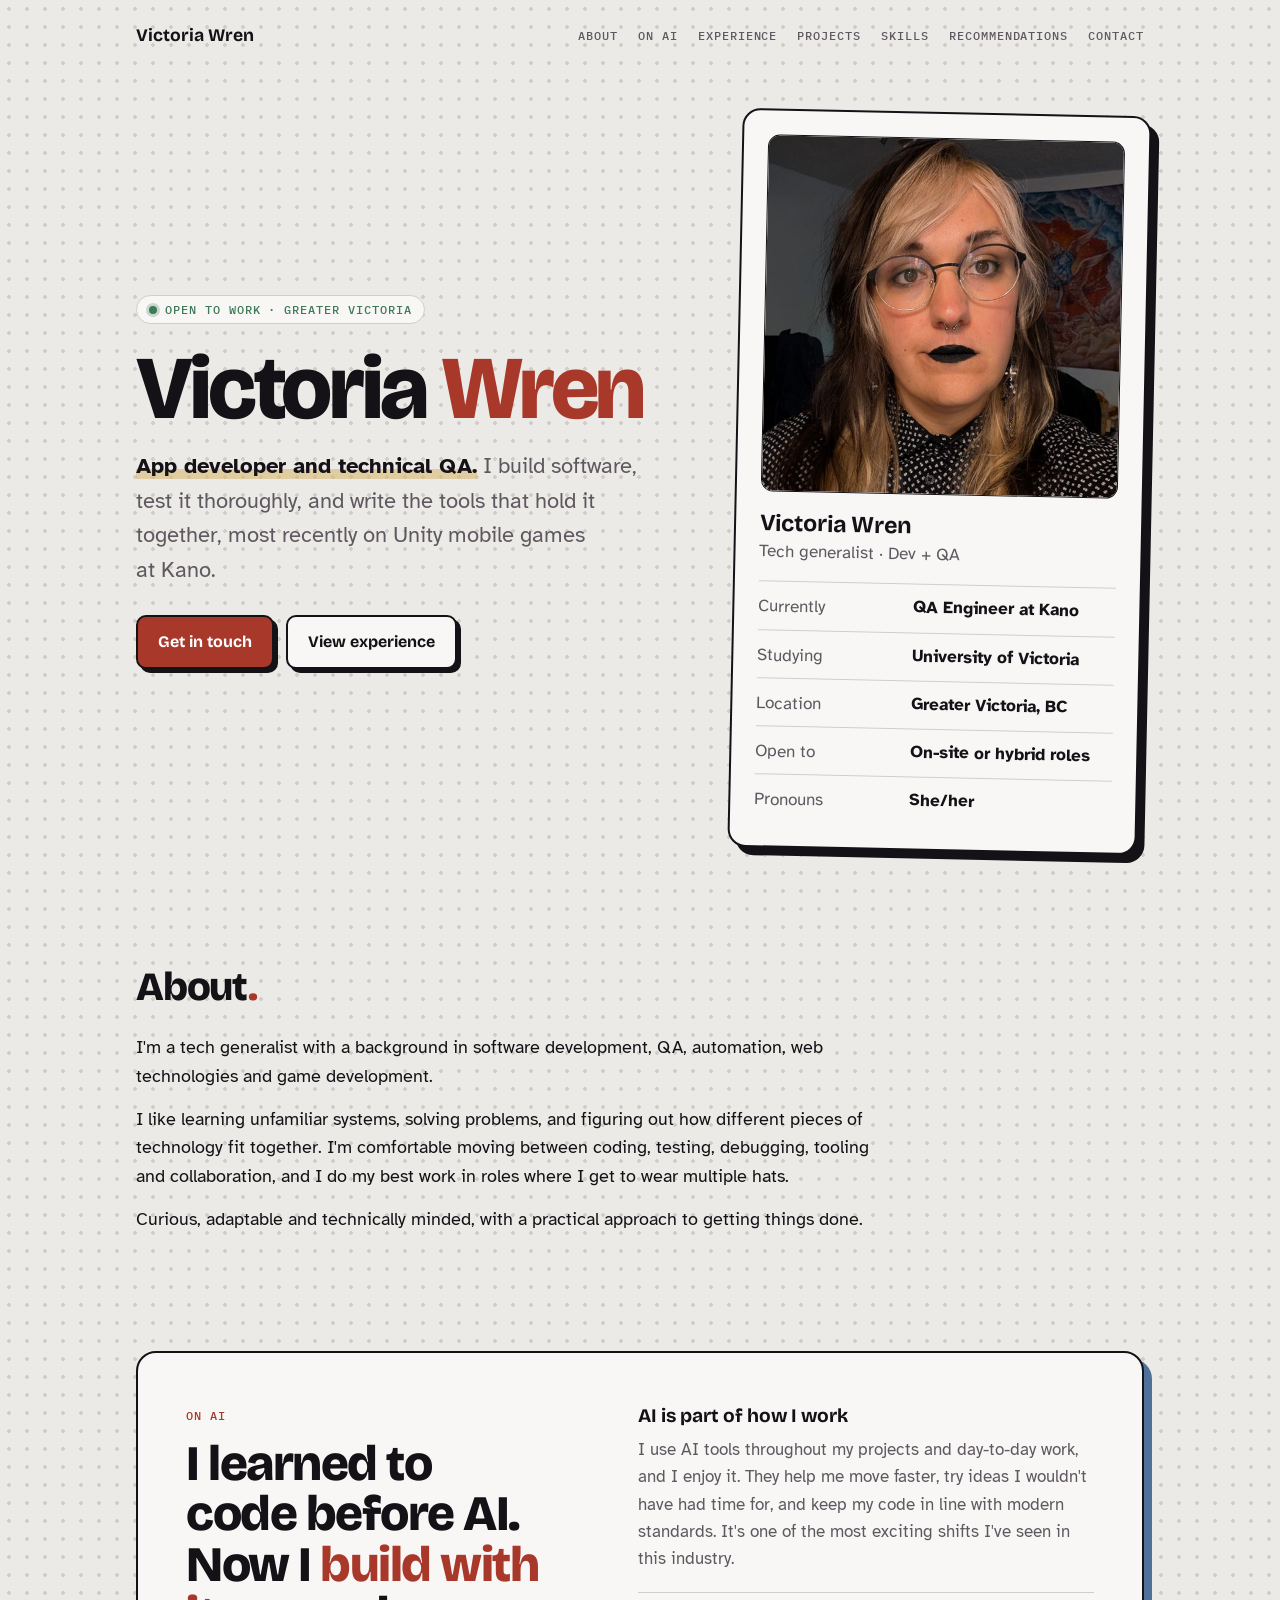
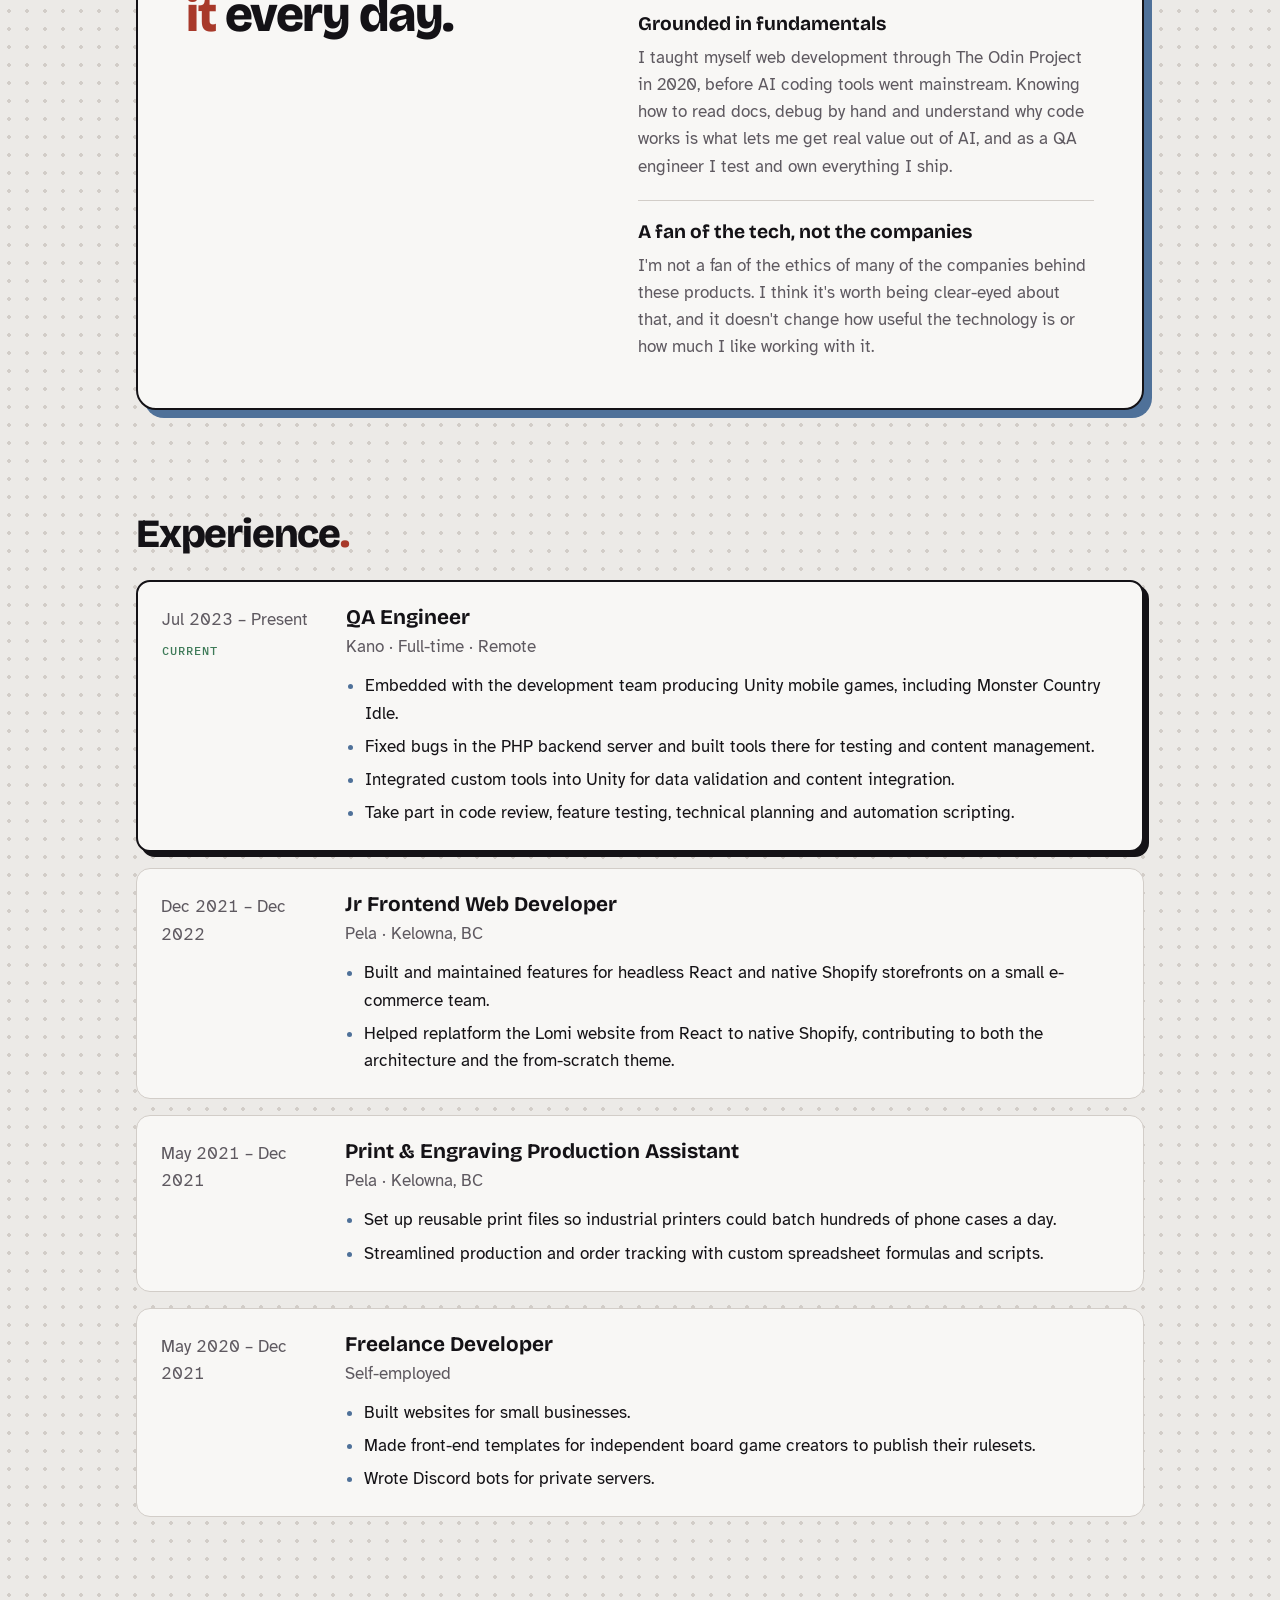
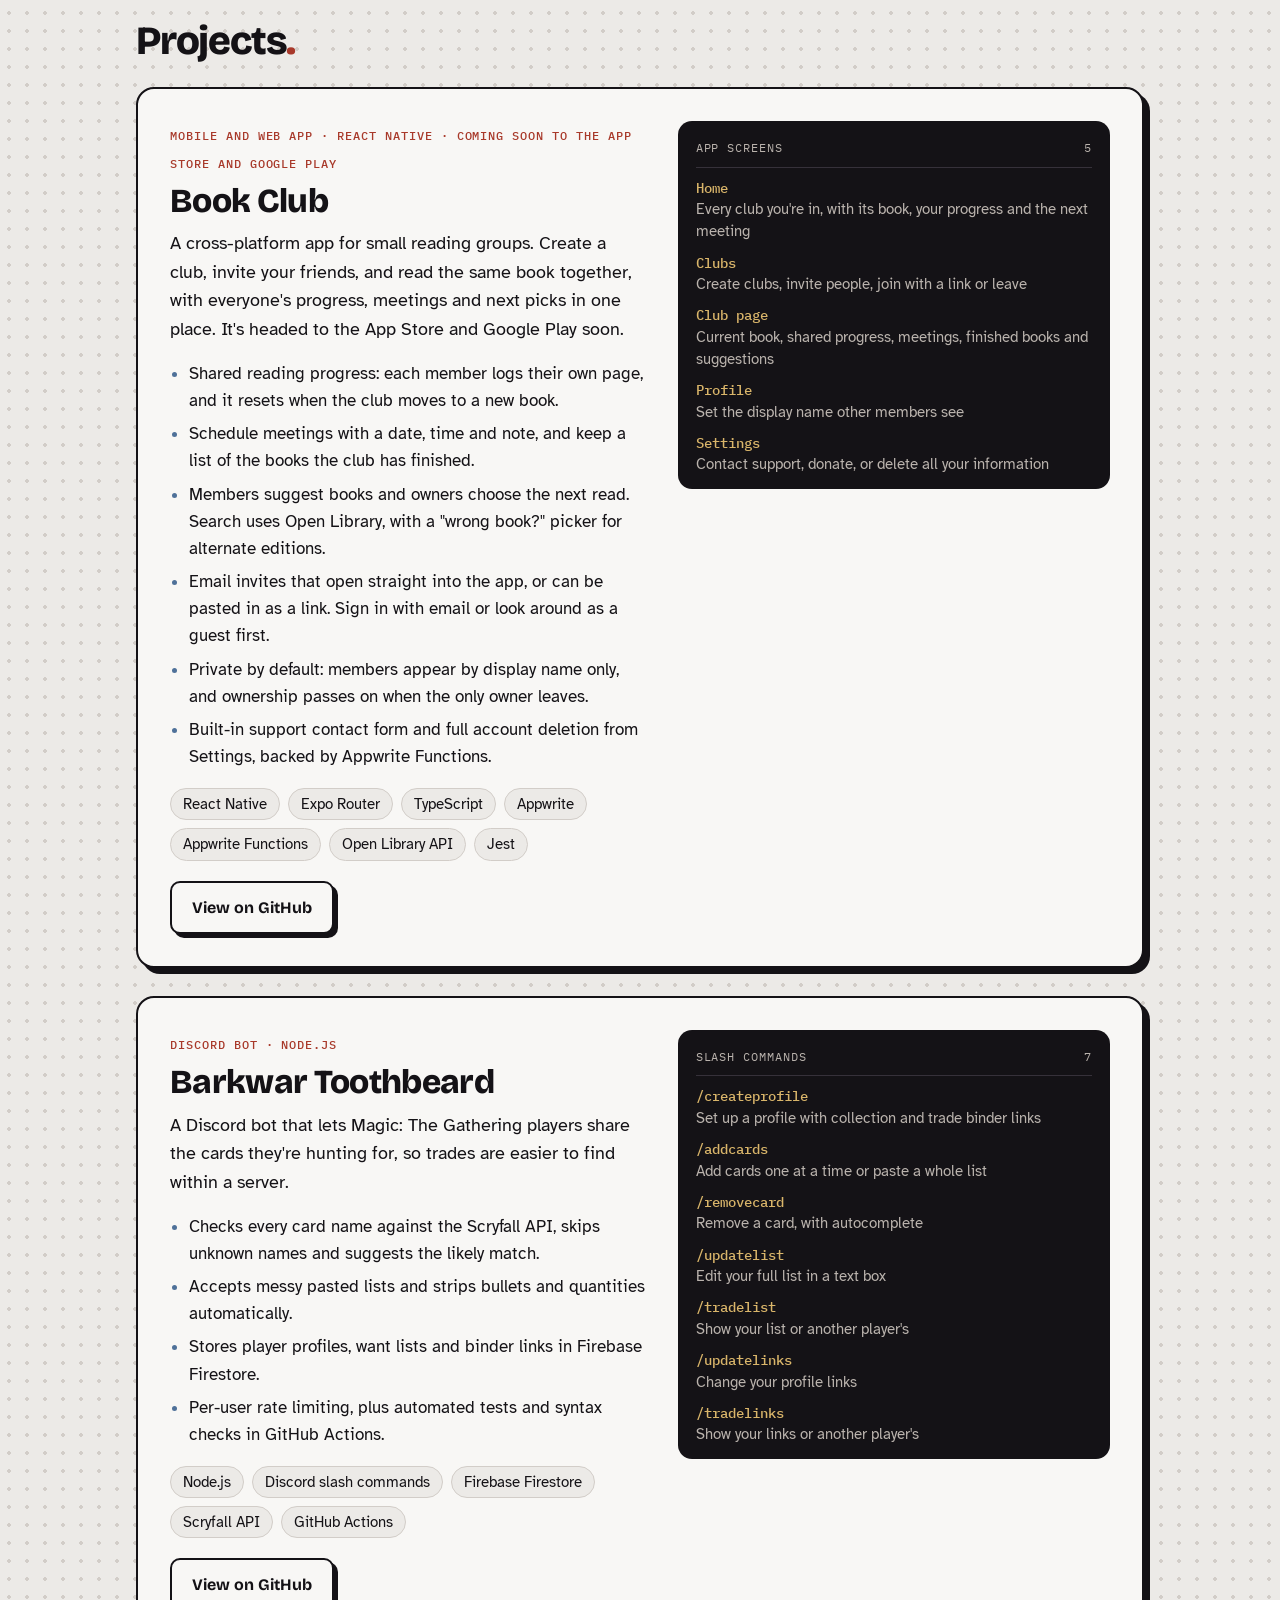
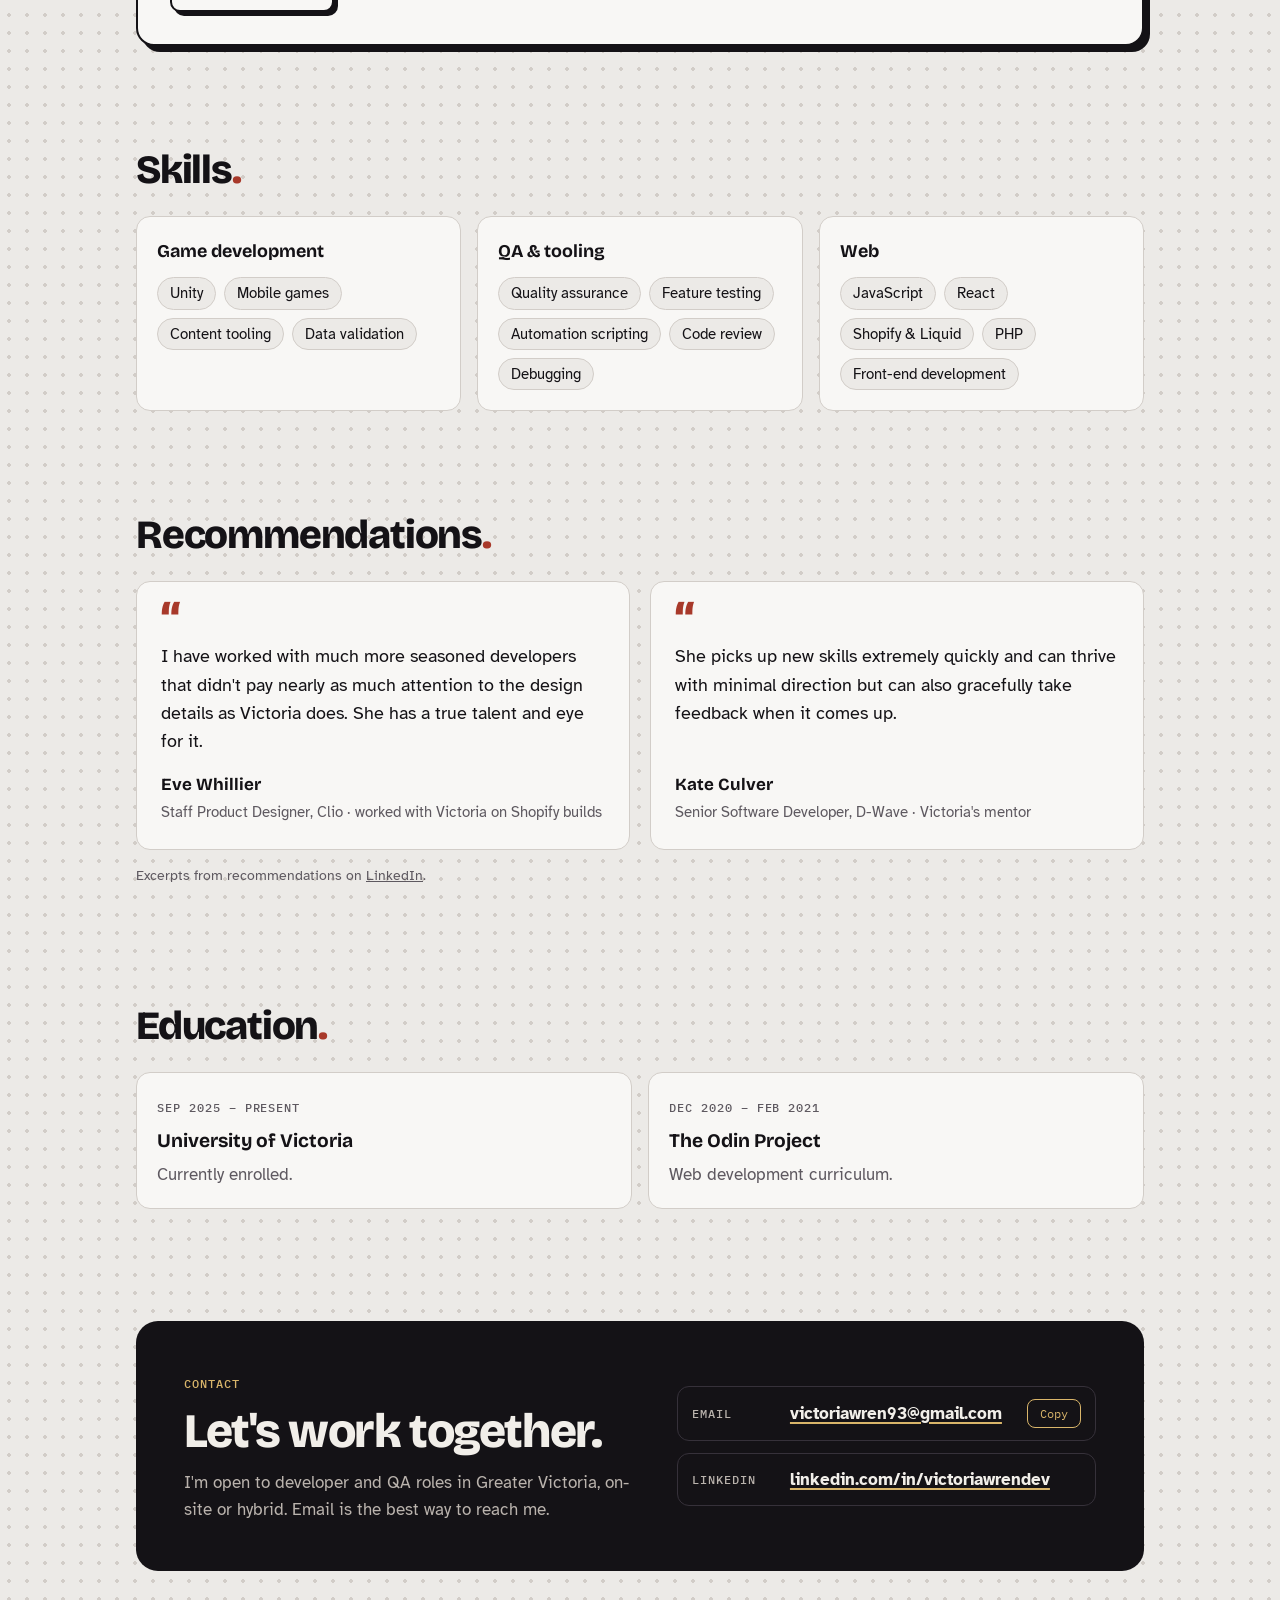
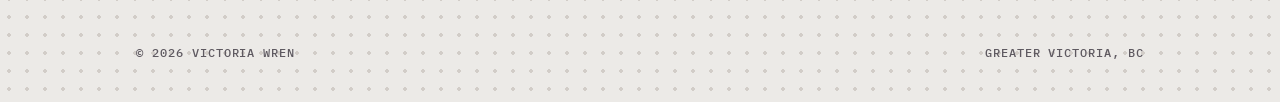
<file: index.html>
<!doctype html>
<html lang="en-CA">
<head>
<meta charset="utf-8">
<meta name="viewport" content="width=device-width, initial-scale=1, viewport-fit=cover">
<title>Victoria Wren | App Developer & Technical QA in Victoria, BC</title>
<meta name="description" content="Victoria Wren is an app developer and QA engineer in Greater Victoria, BC, working across Unity games, React, Shopify and test tooling. Open to dev and QA roles.">
<meta name="author" content="Victoria Wren">
<meta name="robots" content="index, follow, max-image-preview:large">
<link rel="canonical" href="https://victoriawren.dev/">
<meta name="theme-color" content="#ECEAE7" media="(prefers-color-scheme: light)">
<meta name="theme-color" content="#0F0E11" media="(prefers-color-scheme: dark)">
<meta name="color-scheme" content="light dark">

<!-- Icons -->
<link rel="icon" href="/favicon.svg" type="image/svg+xml">
<link rel="icon" href="/favicon-32.png" sizes="32x32" type="image/png">
<link rel="apple-touch-icon" href="/apple-touch-icon.png">

<!-- Open Graph (LinkedIn, Facebook, Slack, Discord, iMessage previews) -->
<meta property="og:type" content="profile">
<meta property="og:site_name" content="Victoria Wren">
<meta property="og:locale" content="en_CA">
<meta property="og:url" content="https://victoriawren.dev/">
<meta property="og:title" content="Victoria Wren | App Developer & Technical QA">
<meta property="og:description" content="Victoria Wren is an app developer and QA engineer in Greater Victoria, BC, working across Unity games, React, Shopify and test tooling. Open to dev and QA roles.">
<meta property="og:image" content="https://victoriawren.dev/og-image.png">
<meta property="og:image:width" content="1200">
<meta property="og:image:height" content="630">
<meta property="og:image:alt" content="Victoria Wren, app developer and technical QA in Greater Victoria, BC">
<meta property="profile:first_name" content="Victoria">
<meta property="profile:last_name" content="Wren">

<!-- Twitter / X / Bluesky -->
<meta name="twitter:card" content="summary_large_image">
<meta name="twitter:title" content="Victoria Wren | App Developer & Technical QA">
<meta name="twitter:description" content="Victoria Wren is an app developer and QA engineer in Greater Victoria, BC, working across Unity games, React, Shopify and test tooling. Open to dev and QA roles.">
<meta name="twitter:image" content="https://victoriawren.dev/og-image.png">
<meta name="twitter:image:alt" content="Victoria Wren, app developer and technical QA in Greater Victoria, BC">

<!-- Structured data for search engines -->
<script type="application/ld+json">
{
  "@context": "https://schema.org",
  "@type": "ProfilePage",
  "url": "https://victoriawren.dev/",
  "name": "Victoria Wren | App Developer & Technical QA in Victoria, BC",
  "mainEntity": {
    "@type": "Person",
    "@id": "https://victoriawren.dev/#victoria",
    "name": "Victoria Wren",
    "givenName": "Victoria",
    "familyName": "Wren",
    "url": "https://victoriawren.dev/",
    "image": "https://victoriawren.dev/photo.jpg",
    "email": "mailto:victoriawren93@gmail.com",
    "jobTitle": "App Developer and Technical QA",
    "description": "Victoria Wren is an app developer and QA engineer in Greater Victoria, BC, working across Unity games, React, Shopify and test tooling. Open to dev and QA roles.",
    "worksFor": {
      "@type": "Organization",
      "name": "Kano"
    },
    "alumniOf": [
      {
        "@type": "CollegeOrUniversity",
        "name": "University of Victoria"
      },
      {
        "@type": "EducationalOrganization",
        "name": "The Odin Project"
      }
    ],
    "address": {
      "@type": "PostalAddress",
      "addressLocality": "Victoria",
      "addressRegion": "BC",
      "addressCountry": "CA"
    },
    "knowsAbout": [
      "Software development",
      "Quality assurance",
      "Test automation",
      "Unity",
      "Game development",
      "JavaScript",
      "React",
      "Shopify",
      "Liquid",
      "PHP",
      "Node.js",
      "Firebase",
      "Discord bots",
      "Front-end development"
    ],
    "sameAs": [
      "https://www.linkedin.com/in/victoriawrendev/",
      "https://github.com/astranoct"
    ]
  }
}
</script>

<link rel="preload" as="image" href="photo.jpg">
<link rel="preconnect" href="https://fonts.googleapis.com">
<link rel="preconnect" href="https://fonts.gstatic.com" crossorigin>
<link rel="stylesheet" href="https://fonts.googleapis.com/css2?family=Bricolage+Grotesque:opsz,wght@12..96,500;12..96,700;12..96,800&family=Atkinson+Hyperlegible:ital,wght@0,400;0,700;1,400&family=IBM+Plex+Mono:wght@500&display=swap">
<style>
/* Layout: single column — header, hero with profile card, then about, experience, skills, recommendations, education, contact panel. */
/* Palette from the selfie: black lipstick + polka-dot shirt (ink, dot texture), blonde streaks (gold), tapestry rust and cloud blue (accents). */
:root {
  --bg: #ECEAE7;
  --surface: #F8F7F5;
  --ink: #141216;
  --muted: #5E5960;
  --line: #D2CDC8;
  --accent: #A8392A;
  --on-accent: #FFFFFF;
  --cloud: #4F7199;
  --pass: #3E7A58;
  --shadow: #141216;
  /* Contact panel stays dark in both themes */
  --panel-bg: #141216;
  --panel-fg: #F1EEE9;
  --panel-muted: #BAB3AD;
  --panel-accent: #D9B56A;
  --panel-line: #36313A;
  --font-display: "Bricolage Grotesque", "Avenir Next", "Segoe UI", system-ui, sans-serif;
  --font-body: "Atkinson Hyperlegible", "Segoe UI", system-ui, sans-serif;
  --font-label: "IBM Plex Mono", ui-monospace, "SFMono-Regular", Menlo, monospace;
}
@media (prefers-color-scheme: dark) {
  :root:not([data-theme="light"]) {
    --bg: #0F0E11; --surface: #1A181D; --ink: #EEEAE5; --muted: #A39DA2; --line: #2C2930;
    --accent: #E0674D; --on-accent: #141216; --cloud: #7F9FC6; --pass: #6FBF8E; --shadow: #4F7199;
    --panel-bg: #1F1C23; --panel-line: #3A3540; color-scheme: dark;
  }
}
:root[data-theme="dark"] {
  --bg: #0F0E11; --surface: #1A181D; --ink: #EEEAE5; --muted: #A39DA2; --line: #2C2930;
  --accent: #E0674D; --on-accent: #141216; --cloud: #7F9FC6; --pass: #6FBF8E; --shadow: #4F7199;
  --panel-bg: #1F1C23; --panel-line: #3A3540; color-scheme: dark;
}

*, *::before, *::after { box-sizing: border-box; }
html { scroll-behavior: smooth; }
body { margin: 0; }
img { max-width: 100%; }
[hidden] { display: none !important; }
@media (prefers-reduced-motion: reduce) { html { scroll-behavior: auto; } }
body {
  background: var(--bg);
  color: var(--ink);
  font-family: var(--font-body);
  font-size: 1.0625rem;
  line-height: 1.6;
  background-image: radial-gradient(var(--line) 1.6px, transparent 1.8px);
  background-size: 18px 18px;
}
a { color: inherit; }
:focus-visible { outline: 3px solid var(--accent); outline-offset: 3px; border-radius: 4px; }

.wrap {
  max-width: 1040px;
  margin: 0 auto;
  padding-left: max(16px, env(safe-area-inset-left, 0px));
  padding-right: max(16px, env(safe-area-inset-right, 0px));
}

.label {
  font-family: var(--font-label);
  font-weight: 500;
  font-size: 0.75rem;
  letter-spacing: 0.08em;
  text-transform: uppercase;
}

/* Header */
.top { padding-block: 22px; }
.top .wrap { display: flex; flex-wrap: wrap; gap: 10px 24px; align-items: center; justify-content: space-between; }
.top .name { font-family: var(--font-display); font-weight: 700; font-size: 1.1rem; text-decoration: none; }
.top nav { display: flex; flex-wrap: wrap; gap: 6px 20px; }
.top nav a { text-decoration: none; color: var(--muted); }
.top nav a:hover { color: var(--accent); }
.chip { border-color: color-mix(in srgb, var(--cloud) 45%, var(--line)); }

/* Hero */
.hero { padding-block: 40px 64px; }
.hero .wrap { display: grid; grid-template-columns: minmax(0, 1.35fr) minmax(0, 1fr); gap: 48px; align-items: center; }
.status {
  display: inline-flex; align-items: center; gap: 8px;
  padding: 4px 12px; border-radius: 999px;
  background: var(--surface); border: 1px solid var(--line);
  color: var(--pass);
}
.status::before { content: ""; width: 8px; height: 8px; border-radius: 50%; background: var(--pass); box-shadow: 0 0 0 3px color-mix(in srgb, var(--pass) 25%, transparent); }
h1 {
  font-family: var(--font-display);
  font-weight: 800;
  font-size: clamp(3rem, 8vw, 5.6rem);
  line-height: 0.95;
  letter-spacing: -0.035em;
  margin: 22px 0 18px;
  text-wrap: balance;
}
h1 .wren { color: var(--accent); }
.lede { font-size: clamp(1.15rem, 2.2vw, 1.35rem); max-width: 36ch; margin: 0 0 28px; color: var(--muted); text-wrap: pretty; }
.lede strong { color: var(--ink); font-weight: 700; background: linear-gradient(transparent 62%, color-mix(in srgb, var(--panel-accent) 55%, transparent) 62%); }
.cta { display: flex; flex-wrap: wrap; gap: 12px; }
.btn {
  display: inline-flex; align-items: center; gap: 8px;
  font-family: var(--font-display); font-weight: 700; font-size: 1rem;
  padding: 12px 20px; border-radius: 10px; text-decoration: none; cursor: pointer;
  border: 2px solid var(--ink); background: var(--surface); color: var(--ink);
  box-shadow: 4px 4px 0 var(--shadow);
  transition: transform .12s ease, box-shadow .12s ease;
}
.btn:hover { transform: translate(-2px, -2px); box-shadow: 6px 6px 0 var(--shadow); }
.btn:active { transform: translate(3px, 3px); box-shadow: 1px 1px 0 var(--shadow); }
.btn.primary { background: var(--accent); color: var(--on-accent); }

/* Profile card */
.card {
  background: var(--surface);
  border: 2px solid var(--ink);
  border-radius: 18px;
  box-shadow: 8px 8px 0 var(--shadow);
  padding: 24px;
  transform: rotate(1.2deg);
}
.monogram {
  width: 64px; height: 64px; border-radius: 14px;
  display: grid; place-items: center;
  background: var(--accent); color: #fff;
  font-family: var(--font-display); font-weight: 800; font-size: 1.6rem; letter-spacing: -0.04em;
  margin-bottom: 14px;
}
.photo {
  display: block; width: 100%; max-width: 100%; height: auto; aspect-ratio: 1 / 1; object-fit: cover;
  border-radius: 12px; border: 1.5px solid var(--ink); margin-bottom: 18px;
}
.card h2 { font-family: var(--font-display); font-size: 1.45rem; margin: 0; line-height: 1.15; }
.card .role { color: var(--muted); margin: 2px 0 16px; }
.facts { display: grid; margin: 0; }
.facts div { display: grid; grid-template-columns: 8.5em minmax(0, 1fr); gap: 10px; padding: 9px 0; border-top: 1px solid var(--line); }
.facts dt { color: var(--muted); padding-top: 2px; }
.facts dd { margin: 0; font-weight: 700; }

/* Sections */
section.block { padding-block: 52px; }
.sec-head { display: flex; flex-wrap: wrap; align-items: baseline; gap: 6px 16px; margin-bottom: 26px; }
.sec-head h2::after { content: "."; color: var(--accent); }
.sec-head h2 { font-family: var(--font-display); font-weight: 800; font-size: clamp(1.9rem, 4vw, 2.5rem); letter-spacing: -0.03em; margin: 0; line-height: 1; }
.sec-head .label { color: var(--muted); }

.about p { max-width: 62ch; margin: 0 0 14px; font-size: 1.12rem; }
.about p:first-child { font-family: var(--font-display); font-weight: 500; font-size: clamp(1.3rem, 2.5vw, 1.6rem); line-height: 1.35; letter-spacing: -0.01em; }

/* On AI */
.stance {
  display: grid; grid-template-columns: minmax(0, 1fr) minmax(0, 1.15fr); gap: clamp(24px, 5vw, 56px); align-items: start;
  background: var(--surface); border: 2px solid var(--ink); border-radius: 20px;
  box-shadow: 8px 8px 0 var(--cloud);
  padding: clamp(24px, 5vw, 48px);
}
.stance .label { color: var(--accent); }
.stance h2 {
  font-family: var(--font-display); font-weight: 800; font-size: clamp(2rem, 4.6vw, 3.1rem);
  letter-spacing: -0.03em; line-height: 1.02; margin: 10px 0 0; text-wrap: balance;
}
.stance h2 em { font-style: normal; color: var(--accent); }
.points { display: grid; gap: 20px; }
.point { padding-top: 16px; border-top: 1.5px solid var(--line); }
.point:first-child { padding-top: 0; border-top: 0; }
.point h3 { font-family: var(--font-display); font-size: 1.2rem; margin: 0 0 4px; }
.point p { margin: 0; color: var(--muted); max-width: 58ch; }

/* Experience */
.jobs { display: grid; gap: 16px; }
.job {
  display: grid; grid-template-columns: 10rem minmax(0, 1fr); gap: 24px;
  background: var(--surface); border: 1px solid var(--line); border-radius: 14px; padding: 24px;
}
.job.current { border: 2px solid var(--ink); box-shadow: 5px 5px 0 var(--shadow); }
.when { color: var(--muted); font-variant-numeric: tabular-nums; display: flex; flex-direction: column; gap: 8px; align-items: flex-start; }
.now { color: var(--pass); }
.job h3 { font-family: var(--font-display); font-size: 1.3rem; margin: 0; line-height: 1.2; }
.job .where { color: var(--muted); margin: 2px 0 12px; }
.job ul { margin: 0; padding-left: 1.1em; display: grid; gap: 6px; }
.job li::marker { color: var(--cloud); }

/* Projects */
.project {
  display: grid; grid-template-columns: minmax(0, 1.1fr) minmax(0, 1fr); gap: 32px; align-items: start;
  background: var(--surface); border: 2px solid var(--ink); border-radius: 18px; box-shadow: 6px 6px 0 var(--shadow);
  padding: clamp(20px, 4vw, 32px);
}
.project + .project { margin-top: 28px; }
.project .label { color: var(--accent); }
.project h3 { font-family: var(--font-display); font-weight: 800; font-size: clamp(1.6rem, 3.2vw, 2.1rem); letter-spacing: -0.02em; line-height: 1.05; margin: 8px 0 10px; }
.project .pitch { font-size: 1.12rem; margin: 0 0 16px; max-width: 46ch; }
.project ul { margin: 0 0 18px; padding-left: 1.1em; display: grid; gap: 6px; }
.project li::marker { color: var(--cloud); }
.project .chips { margin-bottom: 20px; }
.term {
  background: var(--panel-bg); color: var(--panel-fg); border-radius: 14px; padding: 18px 18px 14px;
  font-family: var(--font-label); font-size: 0.86rem; line-height: 1.5; min-width: 0;
}
.term-head { display: flex; justify-content: space-between; gap: 10px; color: var(--panel-muted); font-size: 0.72rem; letter-spacing: .08em; text-transform: uppercase; padding-bottom: 10px; border-bottom: 1px solid var(--panel-line); margin-bottom: 10px; }
.term dl { margin: 0; display: grid; gap: 10px; }
.term dt { color: var(--panel-accent); font-weight: 500; }
.term dd { margin: 0; color: var(--panel-muted); font-family: var(--font-body); font-size: 0.92rem; }

/* Skills */
.skills { display: grid; grid-template-columns: repeat(3, minmax(0, 1fr)); gap: 16px; }
.group { background: var(--surface); border: 1px solid var(--line); border-radius: 14px; padding: 20px; }
.group h3 { font-family: var(--font-display); font-size: 1.12rem; margin: 0 0 12px; }
.chips { display: flex; flex-wrap: wrap; gap: 8px; }
.chip { padding: 3px 12px; border-radius: 999px; border: 1px solid var(--line); font-size: 0.94rem; background: var(--bg); }

/* Recommendations */
.recs { display: grid; grid-template-columns: repeat(2, minmax(0, 1fr)); gap: 20px; }
.rec { margin: 0; background: var(--surface); border: 1px solid var(--line); border-radius: 14px; padding: 24px; display: flex; flex-direction: column; gap: 16px; }
.rec blockquote { margin: 0; font-size: 1.1rem; }
.rec blockquote::before { content: "“"; display: block; font-family: var(--font-display); font-weight: 800; font-size: 3rem; line-height: .6; color: var(--accent); margin-bottom: 8px; }
.rec figcaption { margin-top: auto; }
.rec figcaption b { display: block; font-family: var(--font-display); }
.rec figcaption span { color: var(--muted); font-size: 0.92rem; }
.src { margin-top: 14px; color: var(--muted); font-size: 0.9rem; }

/* Education */
.edu { display: grid; grid-template-columns: repeat(2, minmax(0, 1fr)); gap: 16px; }
.school { background: var(--surface); border: 1px solid var(--line); border-radius: 14px; padding: 20px; }
.school h3 { font-family: var(--font-display); font-size: 1.2rem; margin: 6px 0 4px; }
.school p { margin: 0; color: var(--muted); }
.school .label { color: var(--muted); }

/* Contact */
.contact { padding-block: 60px 72px; }
.panel {
  background: var(--panel-bg); color: var(--panel-fg); border-radius: 22px; padding: clamp(24px, 5vw, 48px);
  display: grid; grid-template-columns: minmax(0, 1.1fr) minmax(0, 1fr); gap: 32px; align-items: center;
}
.panel h2 { font-family: var(--font-display); font-weight: 800; font-size: clamp(2rem, 4.5vw, 3rem); letter-spacing: -0.03em; line-height: 1.05; margin: 10px 0 12px; text-wrap: balance; color: var(--panel-fg); }
.panel p { margin: 0; color: var(--panel-muted); max-width: 44ch; }
.panel .label { color: var(--panel-accent); }
.links { display: grid; gap: 12px; }
.linkrow { display: flex; align-items: center; gap: 10px; flex-wrap: wrap; border: 1px solid var(--panel-line); border-radius: 12px; padding: 12px 14px; }
.linkrow .label { width: 5.5rem; flex: none; color: var(--panel-muted); }
.linkrow .val { flex: 1 1 12rem; min-width: 0; overflow-wrap: anywhere; font-weight: 700; color: var(--panel-fg); }
.linkrow a.val { text-decoration-thickness: 1.5px; text-underline-offset: 3px; text-decoration-color: var(--panel-accent); }
.copy { font-family: var(--font-label); font-size: 0.72rem; padding: 6px 12px; border-radius: 8px; border: 1px solid var(--panel-accent); background: transparent; color: var(--panel-accent); cursor: pointer; }
.copy:hover { background: var(--panel-accent); color: #1D1A3A; }

footer { padding-block: 0 40px; color: var(--muted); }
footer .wrap { display: flex; flex-wrap: wrap; gap: 8px 20px; justify-content: space-between; }

@media (max-width: 820px) {
  .hero .wrap, .panel, .project, .stance { grid-template-columns: minmax(0, 1fr); }
  .card { transform: none; }
  .skills, .recs, .edu { grid-template-columns: minmax(0, 1fr); }
}
@media (max-width: 560px) {
  .job { grid-template-columns: minmax(0, 1fr); gap: 10px; }
  .when { flex-direction: row; flex-wrap: wrap; gap: 4px 12px; }
  .facts div { grid-template-columns: 7em minmax(0, 1fr); }
}
@media (prefers-reduced-motion: reduce) { .btn, .btn:hover, .btn:active { transition: none; transform: none; } }
</style>
</head>
<body>
<header class="top">
  <div class="wrap">
    <a class="name" href="#">Victoria Wren</a>
    <nav class="label" aria-label="Sections">
      <a href="#about">About</a>
      <a href="#on-ai">On AI</a>
      <a href="#experience">Experience</a>
      <a href="#projects">Projects</a>
      <a href="#skills">Skills</a>
      <a href="#recommendations">Recommendations</a>
      <a href="#contact">Contact</a>
    </nav>
  </div>
</header>

<main>
  <section class="hero">
    <div class="wrap">
      <div>
        <span class="status label">Open to work · Greater Victoria</span>
        <h1>Victoria <span class="wren">Wren</span></h1>
        <p class="lede"><strong>App developer and technical QA.</strong> I build software, test it thoroughly, and write the tools that hold it together, most recently on Unity mobile games at Kano.</p>
        <div class="cta">
          <a class="btn primary" href="#contact">Get in touch</a>
          <a class="btn" href="#experience">View experience</a>
        </div>
      </div>

      <aside class="card" aria-label="Summary">
        <img class="photo" src="photo.jpg" fetchpriority="high" alt="Victoria Wren" width="560" height="560">
        <h2>Victoria Wren</h2>
        <div class="role">Tech generalist · Dev + QA</div>
        <dl class="facts">
          <div><dt>Currently</dt><dd>QA Engineer at Kano</dd></div>
          <div><dt>Studying</dt><dd>University of Victoria</dd></div>
          <div><dt>Location</dt><dd>Greater Victoria, BC</dd></div>
          <div><dt>Open to</dt><dd>On-site or hybrid roles</dd></div>
          <div><dt>Pronouns</dt><dd>She/her</dd></div>
        </dl>
      </aside>
    </div>
  </section>

  <section class="block about" id="about">
    <div class="wrap">
      <div class="sec-head"><h2>About</h2></div>
      <p>I'm a tech generalist with a background in software development, QA, automation, web technologies and game development.</p>
      <p>I like learning unfamiliar systems, solving problems, and figuring out how different pieces of technology fit together. I'm comfortable moving between coding, testing, debugging, tooling and collaboration, and I do my best work in roles where I get to wear multiple hats.</p>
      <p>Curious, adaptable and technically minded, with a practical approach to getting things done.</p>
    </div>
  </section>

  <section class="block" id="on-ai">
    <div class="wrap">
      <div class="stance">
        <div>
          <span class="label">On AI</span>
          <h2>I learned to code before AI. Now I <em>build with it</em> every day.</h2>
        </div>
        <div class="points">
          <div class="point">
            <h3>AI is part of how I work</h3>
            <p>I use AI tools throughout my projects and day-to-day work, and I enjoy it. They help me move faster, try ideas I wouldn't have had time for, and keep my code in line with modern standards. It's one of the most exciting shifts I've seen in this industry.</p>
          </div>
          <div class="point">
            <h3>Grounded in fundamentals</h3>
            <p>I taught myself web development through The Odin Project in 2020, before AI coding tools went mainstream. Knowing how to read docs, debug by hand and understand why code works is what lets me get real value out of AI, and as a QA engineer I test and own everything I ship.</p>
          </div>
          <div class="point">
            <h3>A fan of the tech, not the companies</h3>
            <p>I'm not a fan of the ethics of many of the companies behind these products. I think it's worth being clear-eyed about that, and it doesn't change how useful the technology is or how much I like working with it.</p>
          </div>
        </div>
      </div>
    </div>
  </section>

  <section class="block" id="experience">
    <div class="wrap">
      <div class="sec-head"><h2>Experience</h2></div>
      <div class="jobs">

        <article class="job current">
          <div class="when"><span>Jul 2023 – Present</span><span class="label now">Current</span></div>
          <div>
            <h3>QA Engineer</h3>
            <p class="where">Kano · Full-time · Remote</p>
            <ul>
              <li>Embedded with the development team producing Unity mobile games, including Monster Country Idle.</li>
              <li>Fixed bugs in the PHP backend server and built tools there for testing and content management.</li>
              <li>Integrated custom tools into Unity for data validation and content integration.</li>
              <li>Take part in code review, feature testing, technical planning and automation scripting.</li>
            </ul>
          </div>
        </article>

        <article class="job">
          <div class="when"><span>Dec 2021 – Dec 2022</span></div>
          <div>
            <h3>Jr Frontend Web Developer</h3>
            <p class="where">Pela · Kelowna, BC</p>
            <ul>
              <li>Built and maintained features for headless React and native Shopify storefronts on a small e-commerce team.</li>
              <li>Helped replatform the Lomi website from React to native Shopify, contributing to both the architecture and the from-scratch theme.</li>
            </ul>
          </div>
        </article>

        <article class="job">
          <div class="when"><span>May 2021 – Dec 2021</span></div>
          <div>
            <h3>Print &amp; Engraving Production Assistant</h3>
            <p class="where">Pela · Kelowna, BC</p>
            <ul>
              <li>Set up reusable print files so industrial printers could batch hundreds of phone cases a day.</li>
              <li>Streamlined production and order tracking with custom spreadsheet formulas and scripts.</li>
            </ul>
          </div>
        </article>

        <article class="job">
          <div class="when"><span>May 2020 – Dec 2021</span></div>
          <div>
            <h3>Freelance Developer</h3>
            <p class="where">Self-employed</p>
            <ul>
              <li>Built websites for small businesses.</li>
              <li>Made front-end templates for independent board game creators to publish their rulesets.</li>
              <li>Wrote Discord bots for private servers.</li>
            </ul>
          </div>
        </article>

      </div>
    </div>
  </section>

  <section class="block" id="projects">
    <div class="wrap">
      <div class="sec-head"><h2>Projects</h2></div>
      <article class="project">
        <div>
          <span class="label">Mobile and web app · React Native · Coming soon to the App Store and Google Play</span>
          <h3>Book Club</h3>
          <p class="pitch">A cross-platform app for small reading groups. Create a club, invite your friends, and read the same book together, with everyone's progress, meetings and next picks in one place. It's headed to the App Store and Google Play soon.</p>
          <ul>
            <li>Shared reading progress: each member logs their own page, and it resets when the club moves to a new book.</li>
            <li>Schedule meetings with a date, time and note, and keep a list of the books the club has finished.</li>
            <li>Members suggest books and owners choose the next read. Search uses Open Library, with a "wrong book?" picker for alternate editions.</li>
            <li>Email invites that open straight into the app, or can be pasted in as a link. Sign in with email or look around as a guest first.</li>
            <li>Private by default: members appear by display name only, and ownership passes on when the only owner leaves.</li>
            <li>Built-in support contact form and full account deletion from Settings, backed by Appwrite Functions.</li>
          </ul>
          <div class="chips"><span class="chip">React Native</span><span class="chip">Expo Router</span><span class="chip">TypeScript</span><span class="chip">Appwrite</span><span class="chip">Appwrite Functions</span><span class="chip">Open Library API</span><span class="chip">Jest</span></div>
          <a class="btn" href="https://github.com/astranoct/bookclub">View on GitHub</a>
        </div>
        <div class="term" aria-label="App screens">
          <div class="term-head"><span>App screens</span><span>5</span></div>
          <dl>
            <div><dt>Home</dt><dd>Every club you're in, with its book, your progress and the next meeting</dd></div>
            <div><dt>Clubs</dt><dd>Create clubs, invite people, join with a link or leave</dd></div>
            <div><dt>Club page</dt><dd>Current book, shared progress, meetings, finished books and suggestions</dd></div>
            <div><dt>Profile</dt><dd>Set the display name other members see</dd></div>
            <div><dt>Settings</dt><dd>Contact support, donate, or delete all your information</dd></div>
          </dl>
        </div>
      </article>
      <article class="project">
        <div>
          <span class="label">Discord bot · Node.js</span>
          <h3>Barkwar Toothbeard</h3>
          <p class="pitch">A Discord bot that lets Magic: The Gathering players share the cards they're hunting for, so trades are easier to find within a server.</p>
          <ul>
            <li>Checks every card name against the Scryfall API, skips unknown names and suggests the likely match.</li>
            <li>Accepts messy pasted lists and strips bullets and quantities automatically.</li>
            <li>Stores player profiles, want lists and binder links in Firebase Firestore.</li>
            <li>Per-user rate limiting, plus automated tests and syntax checks in GitHub Actions.</li>
          </ul>
          <div class="chips"><span class="chip">Node.js</span><span class="chip">Discord slash commands</span><span class="chip">Firebase Firestore</span><span class="chip">Scryfall API</span><span class="chip">GitHub Actions</span></div>
          <a class="btn" href="https://github.com/astranoct/barkwar-toothbeard">View on GitHub</a>
        </div>
        <div class="term" aria-label="Bot commands">
          <div class="term-head"><span>Slash commands</span><span>7</span></div>
          <dl>
            <div><dt>/createprofile</dt><dd>Set up a profile with collection and trade binder links</dd></div>
            <div><dt>/addcards</dt><dd>Add cards one at a time or paste a whole list</dd></div>
            <div><dt>/removecard</dt><dd>Remove a card, with autocomplete</dd></div>
            <div><dt>/updatelist</dt><dd>Edit your full list in a text box</dd></div>
            <div><dt>/tradelist</dt><dd>Show your list or another player's</dd></div>
            <div><dt>/updatelinks</dt><dd>Change your profile links</dd></div>
            <div><dt>/tradelinks</dt><dd>Show your links or another player's</dd></div>
          </dl>
        </div>
      </article>
    </div>
  </section>

  <section class="block" id="skills">
    <div class="wrap">
      <div class="sec-head"><h2>Skills</h2></div>
      <div class="skills">
        <div class="group">
          <h3>Game development</h3>
          <div class="chips"><span class="chip">Unity</span><span class="chip">Mobile games</span><span class="chip">Content tooling</span><span class="chip">Data validation</span></div>
        </div>
        <div class="group">
          <h3>QA &amp; tooling</h3>
          <div class="chips"><span class="chip">Quality assurance</span><span class="chip">Feature testing</span><span class="chip">Automation scripting</span><span class="chip">Code review</span><span class="chip">Debugging</span></div>
        </div>
        <div class="group">
          <h3>Web</h3>
          <div class="chips"><span class="chip">JavaScript</span><span class="chip">React</span><span class="chip">Shopify &amp; Liquid</span><span class="chip">PHP</span><span class="chip">Front-end development</span></div>
        </div>
      </div>
    </div>
  </section>

  <section class="block" id="recommendations">
    <div class="wrap">
      <div class="sec-head"><h2>Recommendations</h2></div>
      <div class="recs">
        <figure class="rec">
          <blockquote>I have worked with much more seasoned developers that didn't pay nearly as much attention to the design details as Victoria does. She has a true talent and eye for it.</blockquote>
          <figcaption><b>Eve Whillier</b><span>Staff Product Designer, Clio · worked with Victoria on Shopify builds</span></figcaption>
        </figure>
        <figure class="rec">
          <blockquote>She picks up new skills extremely quickly and can thrive with minimal direction but can also gracefully take feedback when it comes up.</blockquote>
          <figcaption><b>Kate Culver</b><span>Senior Software Developer, D-Wave · Victoria's mentor</span></figcaption>
        </figure>
      </div>
      <p class="src">Excerpts from recommendations on <a href="https://www.linkedin.com/in/victoriawrendev/">LinkedIn</a>.</p>
    </div>
  </section>

  <section class="block" id="education">
    <div class="wrap">
      <div class="sec-head"><h2>Education</h2></div>
      <div class="edu">
        <div class="school">
          <span class="label">Sep 2025 – Present</span>
          <h3>University of Victoria</h3>
          <p>Currently enrolled.</p>
        </div>
        <div class="school">
          <span class="label">Dec 2020 – Feb 2021</span>
          <h3>The Odin Project</h3>
          <p>Web development curriculum.</p>
        </div>
      </div>
    </div>
  </section>

  <section class="contact" id="contact">
    <div class="wrap">
      <div class="panel">
        <div>
          <span class="label">Contact</span>
          <h2>Let's work together.</h2>
          <p>I'm open to developer and QA roles in Greater Victoria, on-site or hybrid. Email is the best way to reach me.</p>
        </div>
        <div class="links">
          <div class="linkrow">
            <span class="label">Email</span>
            <a class="val" id="email" href="mailto:victoriawren93@gmail.com">victoriawren93@gmail.com</a>
            <button class="copy" id="copyEmail" type="button">Copy</button>
          </div>
          <div class="linkrow">
            <span class="label">LinkedIn</span>
            <a class="val" href="https://www.linkedin.com/in/victoriawrendev/">linkedin.com/in/victoriawrendev</a>
          </div>
        </div>
      </div>
    </div>
  </section>
</main>

<footer>
  <div class="wrap label">
    <span>© 2026 Victoria Wren</span>
    <span>Greater Victoria, BC</span>
  </div>
</footer>

<script>
(function () {
  var btn = document.getElementById('copyEmail');
  btn.addEventListener('click', function () {
    var addr = 'victoriawren93@gmail.com';
    function fallback() {
      var r = document.createRange();
      r.selectNodeContents(document.getElementById('email'));
      var s = window.getSelection(); s.removeAllRanges(); s.addRange(r);
      btn.textContent = 'Selected';
      setTimeout(function () { btn.textContent = 'Copy'; }, 2000);
    }
    try {
      navigator.clipboard.writeText(addr).then(function () {
        btn.textContent = 'Copied';
        setTimeout(function () { btn.textContent = 'Copy'; }, 2000);
      }, fallback);
    } catch (e) { fallback(); }
  });
})();
</script>
</body>
</html>
</file>
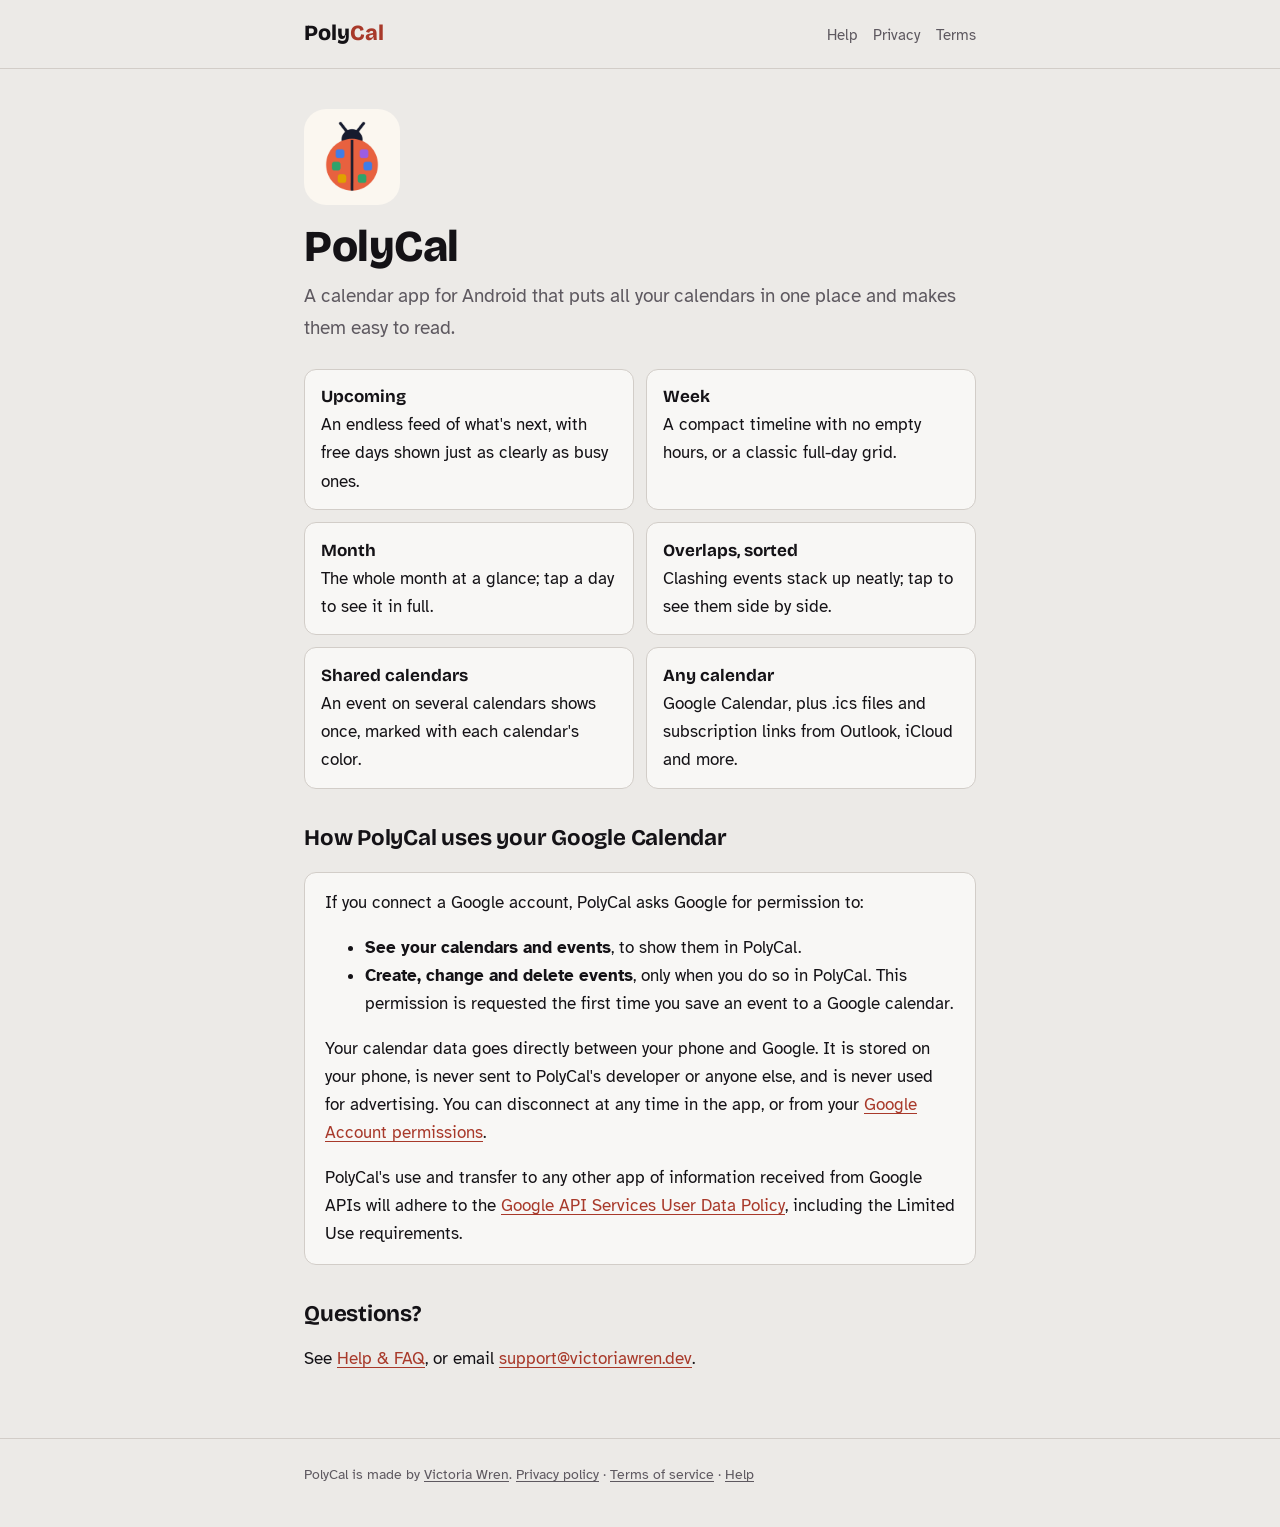
<file: polycal/index.html>
<!doctype html>
<html lang="en">
<head>
<meta charset="utf-8">
<meta name="viewport" content="width=device-width, initial-scale=1">
<title>PolyCal | A calendar that's easy to read</title>
<meta name="description" content="PolyCal is a calendar app for Android that brings Google Calendar and any .ics calendar into one easy-to-read feed, week and month view.">
<link rel="canonical" href="https://victoriawren.dev/polycal/">
<meta name="color-scheme" content="light dark">
<link rel="icon" href="favicon.svg" type="image/svg+xml">
<link rel="apple-touch-icon" href="logo.png">
<link rel="preconnect" href="https://fonts.googleapis.com">
<link rel="preconnect" href="https://fonts.gstatic.com" crossorigin>
<link rel="stylesheet" href="https://fonts.googleapis.com/css2?family=Bricolage+Grotesque:opsz,wght@12..96,700;12..96,800&family=Atkinson+Hyperlegible:ital,wght@0,400;0,700;1,400&family=IBM+Plex+Mono:wght@500&display=swap">
<link rel="stylesheet" href="style.css">
</head>
<body>
<header class="site"><div class="wrap">
  <a class="brand" href="./">Poly<span>Cal</span></a>
  <nav class="site">
    <a href="help/">Help</a>
    <a href="privacy/">Privacy</a>
    <a href="terms/">Terms</a>
  </nav>
</div></header>

<main><div class="wrap">
  <img src="logo.png" alt="" width="96" height="96" style="border-radius:22px;display:block;margin:0 0 1rem">
  <h1>PolyCal</h1>
  <p class="lede">A calendar app for Android that puts all your calendars in one place and makes them easy to read.</p>

  <ul class="features">
    <li><strong>Upcoming</strong>An endless feed of what's next, with free days shown just as clearly as busy ones.</li>
    <li><strong>Week</strong>A compact timeline with no empty hours, or a classic full-day grid.</li>
    <li><strong>Month</strong>The whole month at a glance; tap a day to see it in full.</li>
    <li><strong>Overlaps, sorted</strong>Clashing events stack up neatly; tap to see them side by side.</li>
    <li><strong>Shared calendars</strong>An event on several calendars shows once, marked with each calendar's color.</li>
    <li><strong>Any calendar</strong>Google Calendar, plus .ics files and subscription links from Outlook, iCloud and more.</li>
  </ul>

  <h2>How PolyCal uses your Google Calendar</h2>
  <div class="panel">
    <p>If you connect a Google account, PolyCal asks Google for permission to:</p>
    <ul>
      <li><strong>See your calendars and events</strong>, to show them in PolyCal.</li>
      <li><strong>Create, change and delete events</strong>, only when you do so in PolyCal. This permission is requested the first time you save an event to a Google calendar.</li>
    </ul>
    <p>Your calendar data goes directly between your phone and Google. It is stored on your phone, is never sent to PolyCal's developer or anyone else, and is never used for advertising. You can disconnect at any time in the app, or from your <a href="https://myaccount.google.com/permissions">Google Account permissions</a>.</p>
    <p>PolyCal's use and transfer to any other app of information received from Google APIs will adhere to the <a href="https://developers.google.com/terms/api-services-user-data-policy">Google API Services User Data Policy</a>, including the Limited Use requirements.</p>
  </div>

  <h2>Questions?</h2>
  <p>See <a href="help/">Help &amp; FAQ</a>, or email <a href="mailto:support@victoriawren.dev">support@victoriawren.dev</a>.</p>
</div></main>

<footer class="site"><div class="wrap">
  PolyCal is made by <a href="/">Victoria Wren</a>.
  <a href="privacy/">Privacy policy</a> · <a href="terms/">Terms of service</a> · <a href="help/">Help</a>
</div></footer>
</body>
</html>
</file>
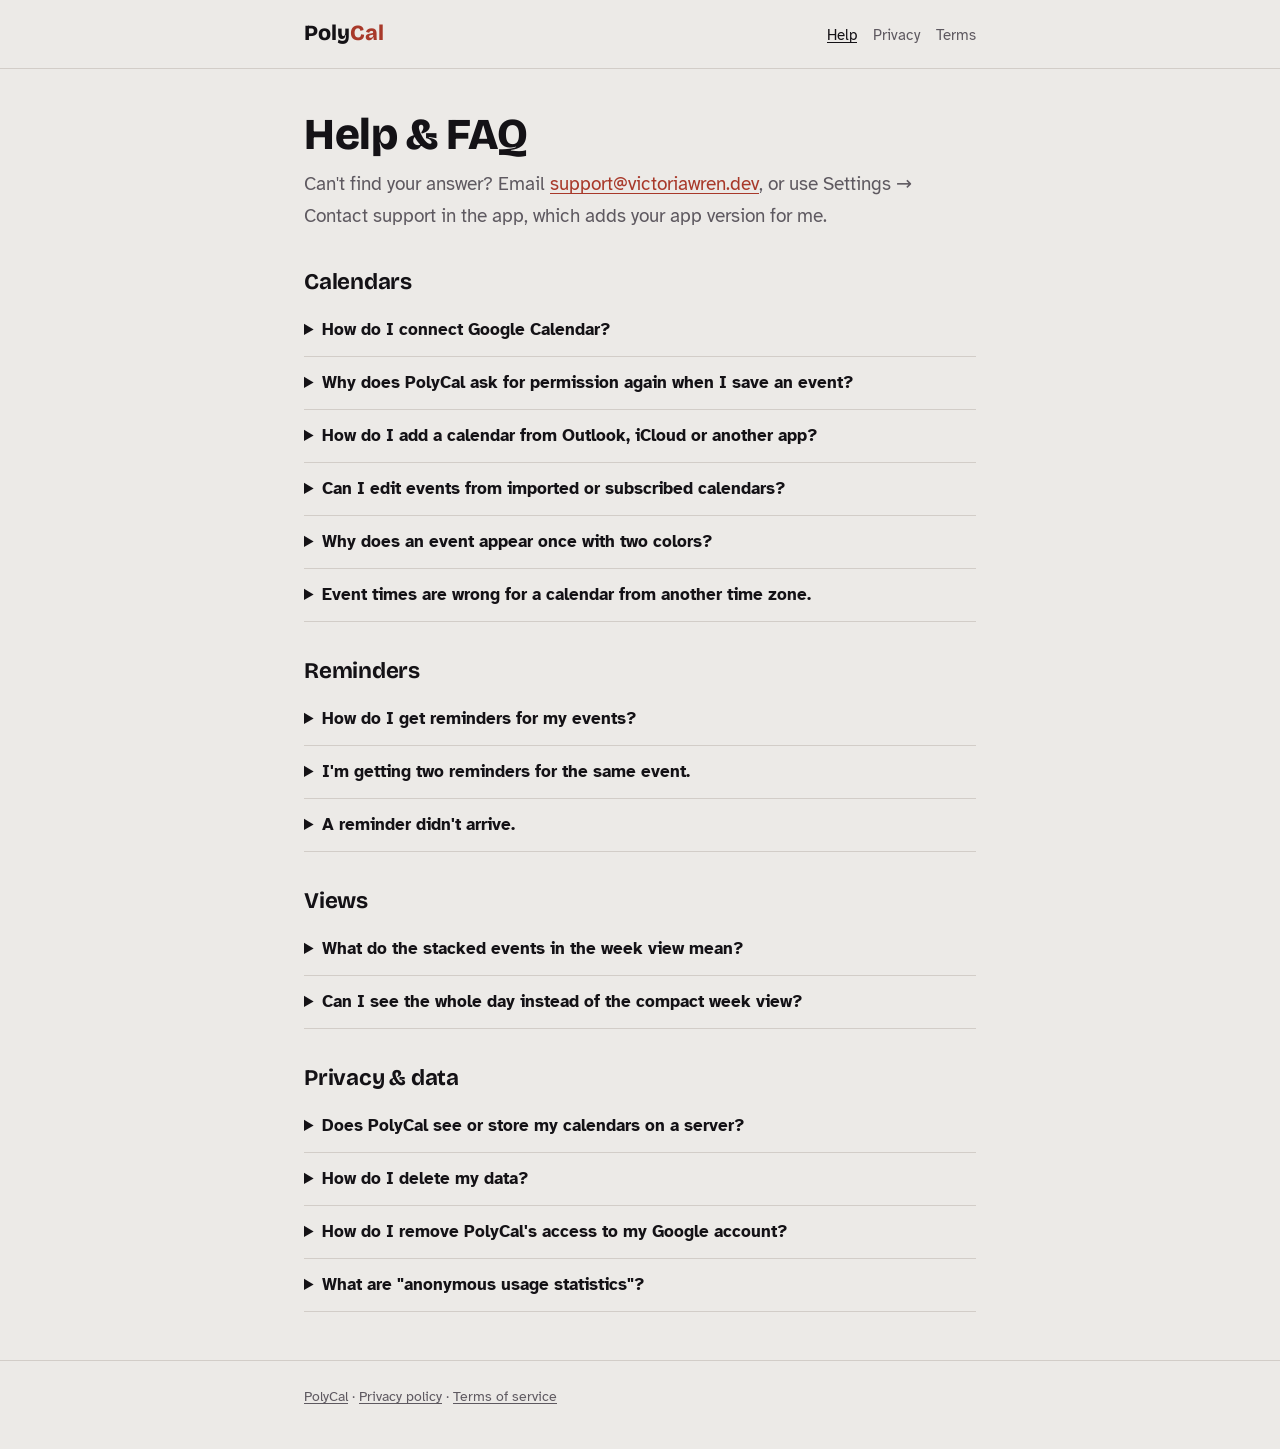
<file: polycal/help/index.html>
<!doctype html>
<html lang="en">
<head>
<meta charset="utf-8">
<meta name="viewport" content="width=device-width, initial-scale=1">
<title>PolyCal | Help &amp; FAQ</title>
<meta name="description" content="How to connect Google Calendar, import and subscribe to calendars, and get help with PolyCal.">
<link rel="canonical" href="https://victoriawren.dev/polycal/help/">
<meta name="color-scheme" content="light dark">
<link rel="icon" href="../favicon.svg" type="image/svg+xml">
<link rel="apple-touch-icon" href="../logo.png">
<link rel="preconnect" href="https://fonts.googleapis.com">
<link rel="preconnect" href="https://fonts.gstatic.com" crossorigin>
<link rel="stylesheet" href="https://fonts.googleapis.com/css2?family=Bricolage+Grotesque:opsz,wght@12..96,700;12..96,800&family=Atkinson+Hyperlegible:ital,wght@0,400;0,700;1,400&family=IBM+Plex+Mono:wght@500&display=swap">
<link rel="stylesheet" href="../style.css">
</head>
<body>
<header class="site"><div class="wrap">
  <a class="brand" href="../">Poly<span>Cal</span></a>
  <nav class="site">
    <a href="./" aria-current="page">Help</a>
    <a href="../privacy/">Privacy</a>
    <a href="../terms/">Terms</a>
  </nav>
</div></header>

<main><div class="wrap">
  <h1>Help &amp; FAQ</h1>
  <p class="lede">Can't find your answer? Email <a href="mailto:support@victoriawren.dev">support@victoriawren.dev</a>, or use Settings → Contact support in the app, which adds your app version for me.</p>

  <h2>Calendars</h2>
  <details>
    <summary>How do I connect Google Calendar?</summary>
    <p>Open the <strong>Calendars</strong> tab and tap <strong>Connect Google Calendar</strong>, then choose your account and allow access. Your Google calendars appear under "Google Calendar", and you can choose each one's color and whether it's shown.</p>
  </details>
  <details>
    <summary>Why does PolyCal ask for permission again when I save an event?</summary>
    <p>Connecting only lets PolyCal <em>view</em> your calendars. The first time you save, edit or delete an event in a Google calendar, PolyCal asks for permission to change events too. If you only want to view, you can decline. Nothing else changes.</p>
  </details>
  <details>
    <summary>How do I add a calendar from Outlook, iCloud or another app?</summary>
    <p>Most calendar apps can share a calendar as an <strong>iCal / .ics link</strong> or export an <strong>.ics file</strong>. In the <strong>Calendars</strong> tab, use <strong>Subscribe by URL</strong> for a link (it refreshes whenever you sync) or <strong>Import .ics file</strong> for a one-time copy.</p>
  </details>
  <details>
    <summary>Can I edit events from imported or subscribed calendars?</summary>
    <p>No. Those are copies of a calendar that lives elsewhere, so there's nowhere to send changes. You can edit events in Google calendars you have permission to change, and in PolyCal's own on-device calendar.</p>
  </details>
  <details>
    <summary>Why does an event appear once with two colors?</summary>
    <p>When the same event is on more than one of your calendars (for example, a shared calendar and your own), PolyCal shows it once with a stripe for each calendar instead of showing duplicates.</p>
  </details>
  <details>
    <summary>Event times are wrong for a calendar from another time zone.</summary>
    <p>PolyCal converts times using the time zone the calendar specifies, including the Windows names Outlook uses. If a calendar uses a custom time zone PolyCal doesn't recognize, its times are shown as your phone's local time. Please email me the name of the calendar app it came from so I can add support.</p>
  </details>

  <h2>Reminders</h2>
  <details>
    <summary>How do I get reminders for my events?</summary>
    <p>Open <strong>Settings → Reminders</strong> and turn on <strong>Event reminders</strong>, then allow notifications when Android asks. Events that have their own reminders (set in Google Calendar or in the calendar file) use those; others use your <strong>Default reminder</strong> and <strong>All-day events</strong> settings.</p>
  </details>
  <details>
    <summary>I'm getting two reminders for the same event.</summary>
    <p>Another app, often Google's own Calendar app, is reminding you too. In <strong>Settings → Reminders → Remind me about</strong>, turn off the calendars that app already covers, or turn off notifications in the other app.</p>
  </details>
  <details>
    <summary>A reminder didn't arrive.</summary>
    <p>Check that notifications are allowed for PolyCal in your phone's settings, that the event's calendar is switched on under <strong>Remind me about</strong>, and that you haven't declined the event. Battery-saving modes from some phone makers can also delay notifications; allowing PolyCal to run in the background helps.</p>
  </details>

  <h2>Views</h2>
  <details>
    <summary>What do the stacked events in the week view mean?</summary>
    <p>Events that overlap are stacked so each one peeks out from under the next. Tap the stack to see all of them side by side.</p>
  </details>
  <details>
    <summary>Can I see the whole day instead of the compact week view?</summary>
    <p>Yes. Tap the expand button next to <strong>Today</strong> in the week view to switch between the compact timeline and a full 24-hour grid. PolyCal remembers your choice.</p>
  </details>

  <h2>Privacy &amp; data</h2>
  <details>
    <summary>Does PolyCal see or store my calendars on a server?</summary>
    <p>No. PolyCal has no servers of its own. Your calendars go directly between your phone and Google (or the calendar links you add). See the <a href="../privacy/">privacy policy</a>.</p>
  </details>
  <details>
    <summary>How do I delete my data?</summary>
    <p>In PolyCal, open <strong>Settings → Delete all data</strong>. It removes every calendar, event and setting stored by PolyCal and disconnects your Google account. Your Google Calendar itself isn't changed. Uninstalling the app also removes its data.</p>
  </details>
  <details>
    <summary>How do I remove PolyCal's access to my Google account?</summary>
    <p>Use <strong>Disconnect</strong> in the Calendars tab, or <strong>Delete all data</strong> in Settings. You can also remove it from your <a href="https://myaccount.google.com/permissions">Google Account permissions</a>.</p>
  </details>
  <details>
    <summary>What are "anonymous usage statistics"?</summary>
    <p>An optional setting (off by default) that tells me which features get used, never anything from your calendars. Details are in the <a href="../privacy/">privacy policy</a>.</p>
  </details>
</div></main>

<footer class="site"><div class="wrap">
  <a href="../">PolyCal</a> · <a href="../privacy/">Privacy policy</a> · <a href="../terms/">Terms of service</a>
</div></footer>
</body>
</html>
</file>
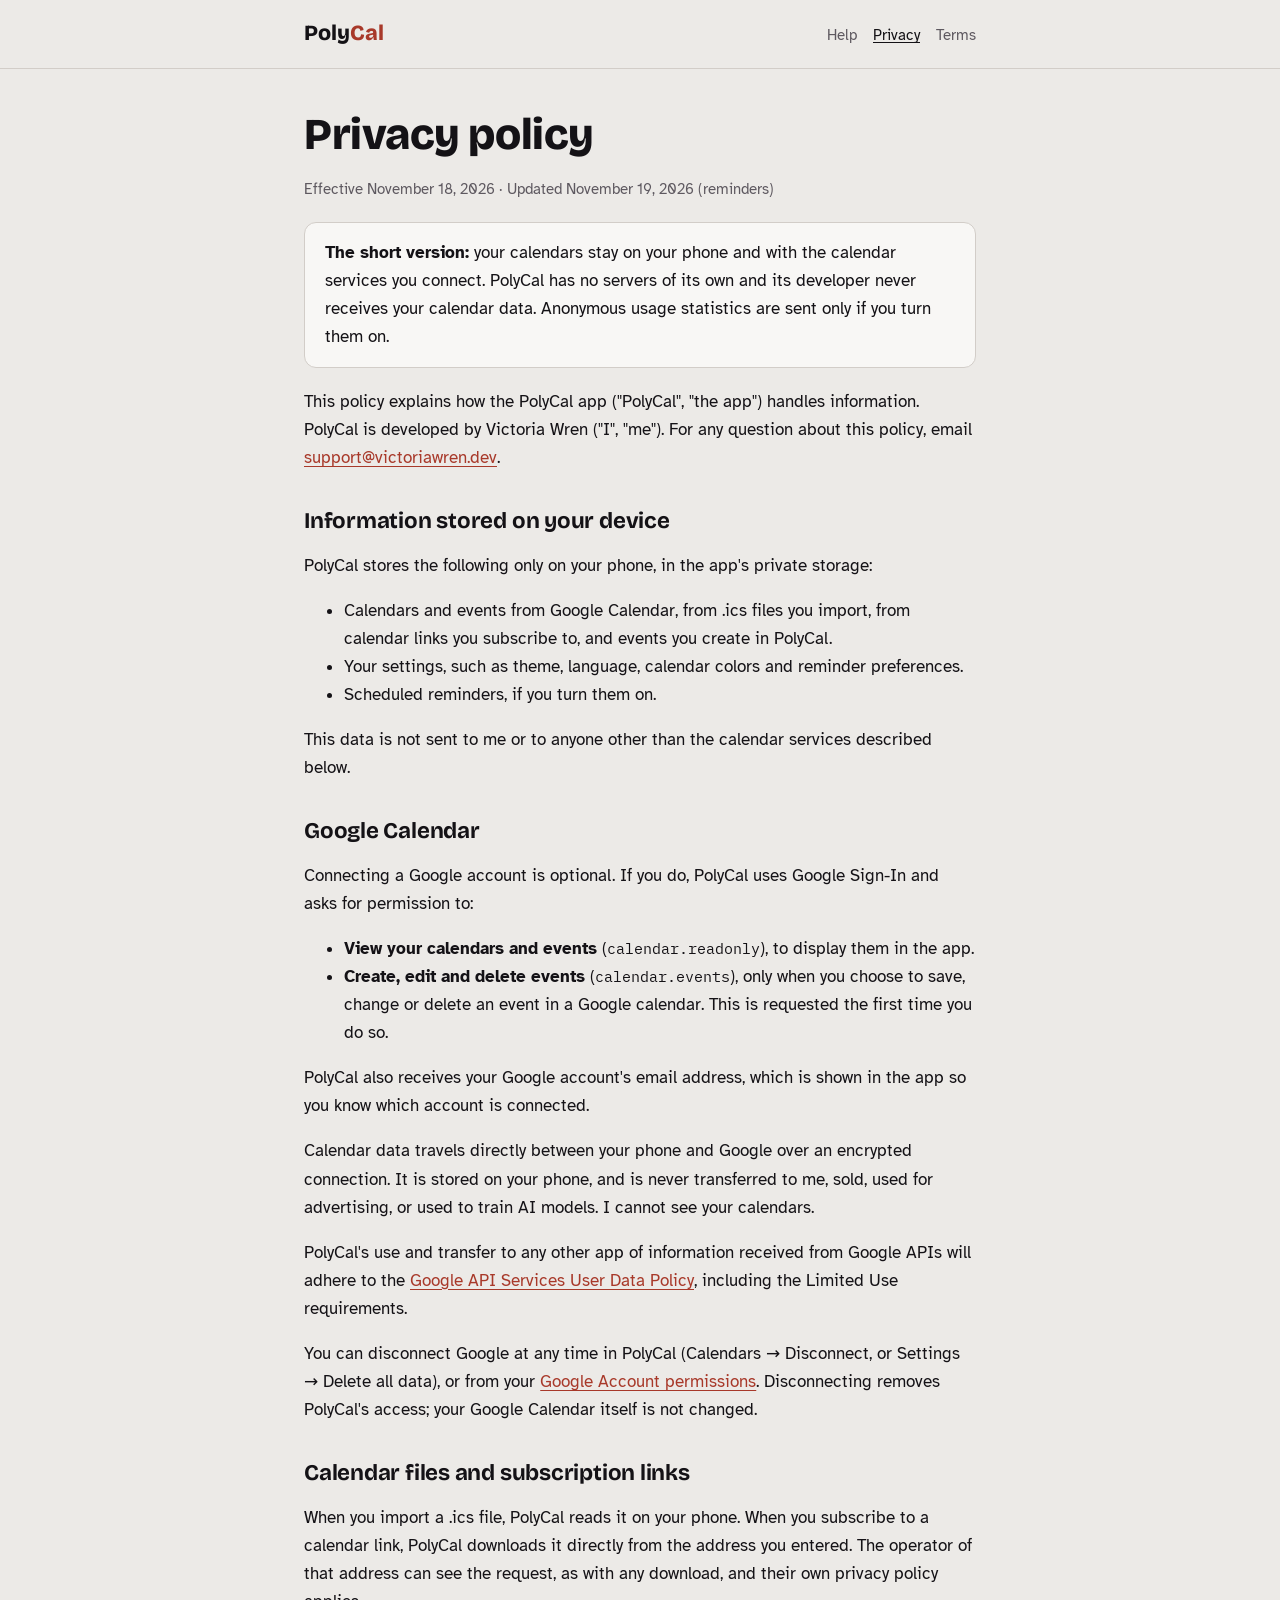
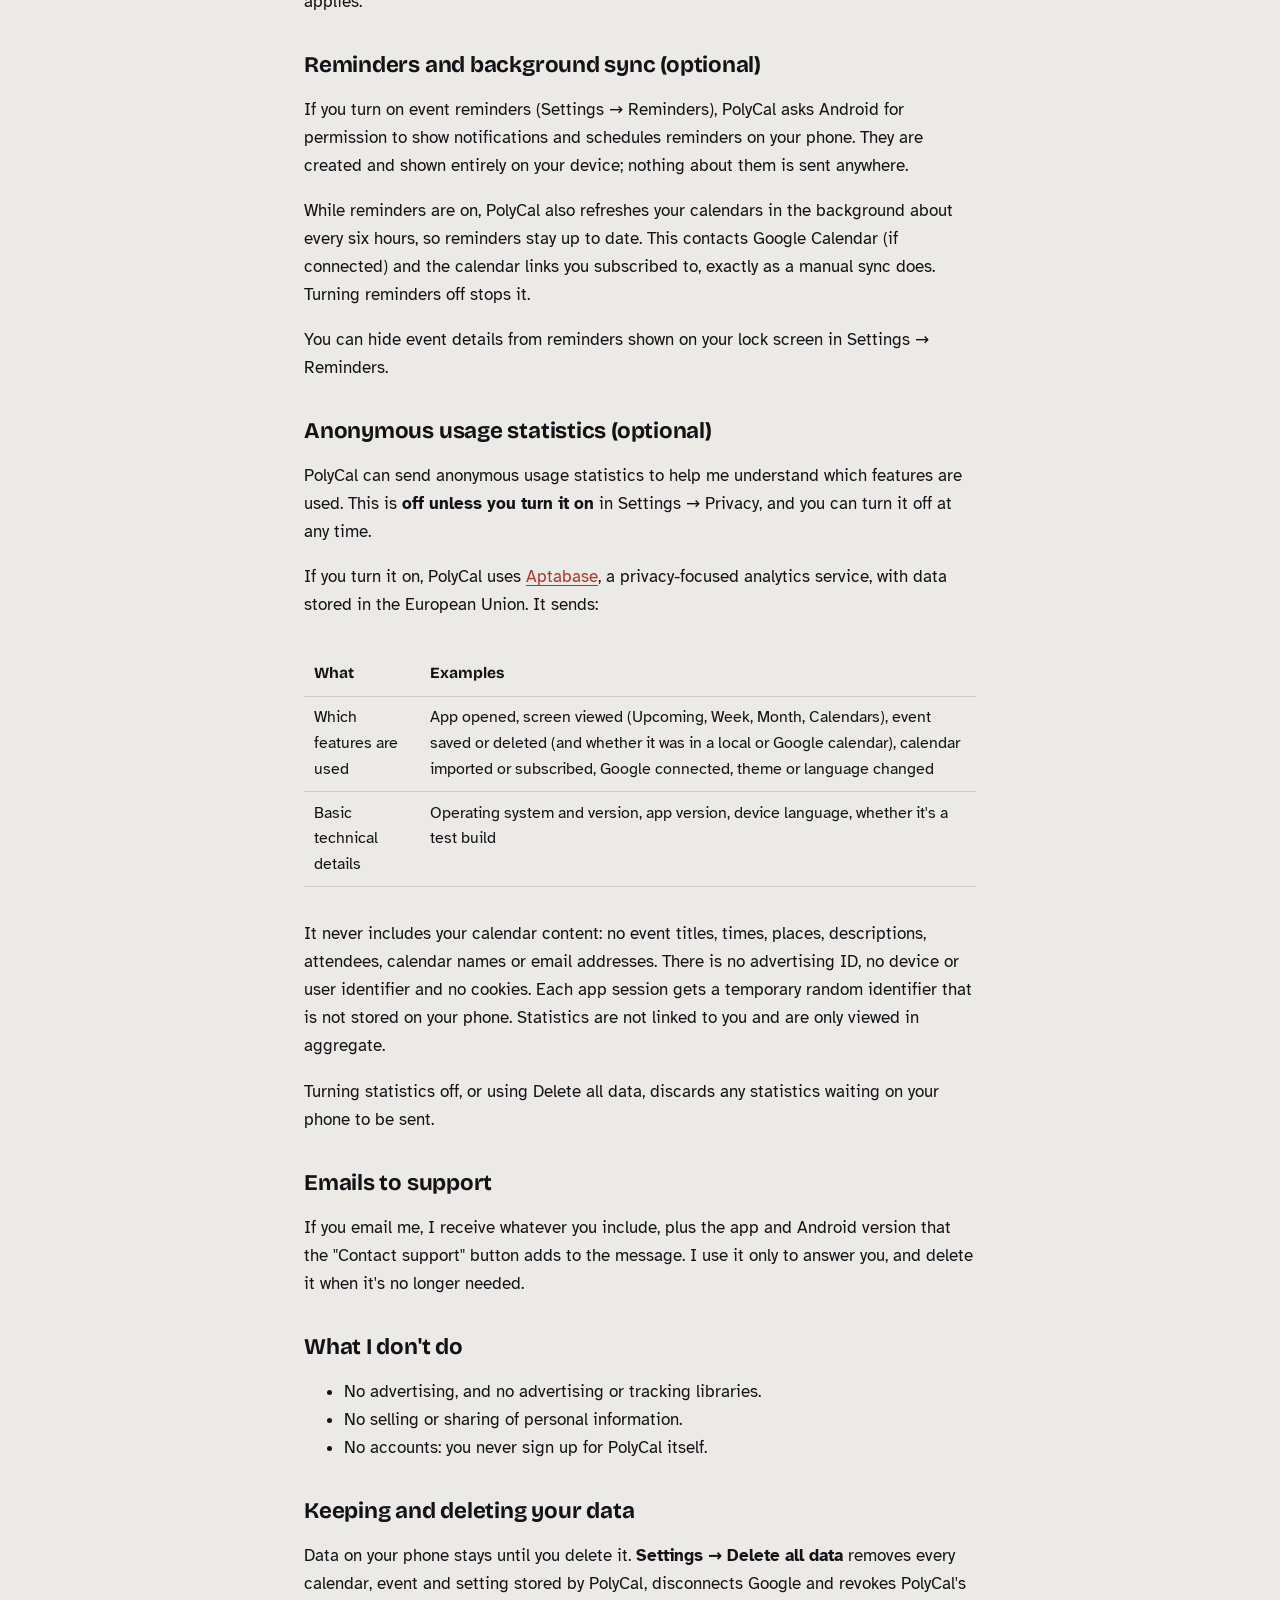
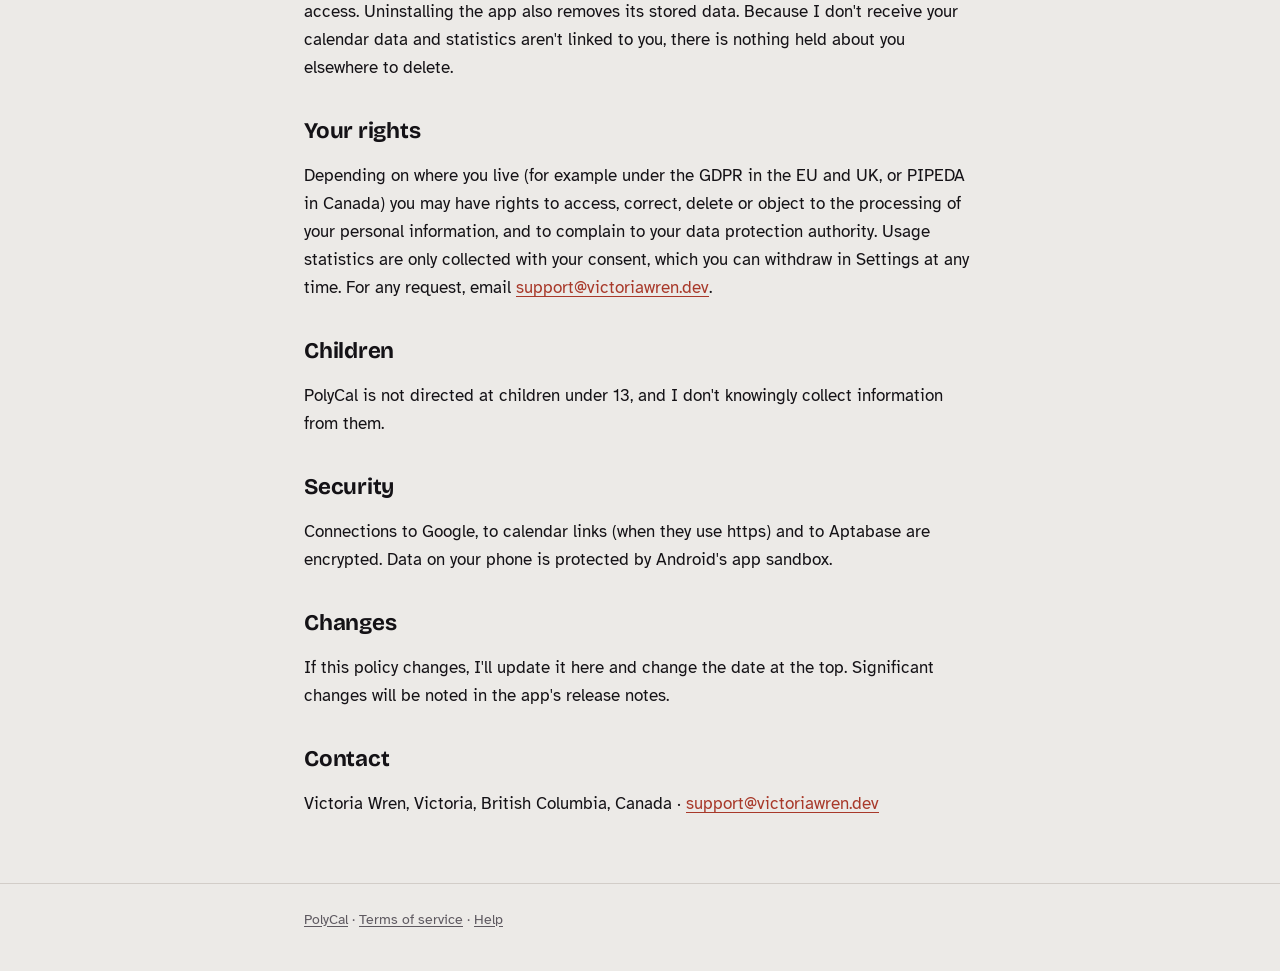
<file: polycal/privacy/index.html>
<!doctype html>
<html lang="en">
<head>
<meta charset="utf-8">
<meta name="viewport" content="width=device-width, initial-scale=1">
<title>PolyCal | Privacy policy</title>
<meta name="description" content="What data PolyCal handles, where it goes, and your choices.">
<link rel="canonical" href="https://victoriawren.dev/polycal/privacy/">
<meta name="color-scheme" content="light dark">
<link rel="icon" href="../favicon.svg" type="image/svg+xml">
<link rel="apple-touch-icon" href="../logo.png">
<link rel="preconnect" href="https://fonts.googleapis.com">
<link rel="preconnect" href="https://fonts.gstatic.com" crossorigin>
<link rel="stylesheet" href="https://fonts.googleapis.com/css2?family=Bricolage+Grotesque:opsz,wght@12..96,700;12..96,800&family=Atkinson+Hyperlegible:ital,wght@0,400;0,700;1,400&family=IBM+Plex+Mono:wght@500&display=swap">
<link rel="stylesheet" href="../style.css">
</head>
<body>
<header class="site"><div class="wrap">
  <a class="brand" href="../">Poly<span>Cal</span></a>
  <nav class="site">
    <a href="../help/">Help</a>
    <a href="./" aria-current="page">Privacy</a>
    <a href="../terms/">Terms</a>
  </nav>
</div></header>

<main><div class="wrap">
  <h1>Privacy policy</h1>
  <p class="meta">Effective November 18, 2026 · Updated November 19, 2026 (reminders)</p>

  <div class="panel">
    <p><strong>The short version:</strong> your calendars stay on your phone and with the calendar services you connect. PolyCal has no servers of its own and its developer never receives your calendar data. Anonymous usage statistics are sent only if you turn them on.</p>
  </div>

  <p>This policy explains how the PolyCal app ("PolyCal", "the app") handles information. PolyCal is developed by Victoria Wren ("I", "me"). For any question about this policy, email <a href="mailto:support@victoriawren.dev">support@victoriawren.dev</a>.</p>

  <h2>Information stored on your device</h2>
  <p>PolyCal stores the following only on your phone, in the app's private storage:</p>
  <ul>
    <li>Calendars and events from Google Calendar, from .ics files you import, from calendar links you subscribe to, and events you create in PolyCal.</li>
    <li>Your settings, such as theme, language, calendar colors and reminder preferences.</li>
    <li>Scheduled reminders, if you turn them on.</li>
  </ul>
  <p>This data is not sent to me or to anyone other than the calendar services described below.</p>

  <h2>Google Calendar</h2>
  <p>Connecting a Google account is optional. If you do, PolyCal uses Google Sign-In and asks for permission to:</p>
  <ul>
    <li><strong>View your calendars and events</strong> (<code>calendar.readonly</code>), to display them in the app.</li>
    <li><strong>Create, edit and delete events</strong> (<code>calendar.events</code>), only when you choose to save, change or delete an event in a Google calendar. This is requested the first time you do so.</li>
  </ul>
  <p>PolyCal also receives your Google account's email address, which is shown in the app so you know which account is connected.</p>
  <p>Calendar data travels directly between your phone and Google over an encrypted connection. It is stored on your phone, and is never transferred to me, sold, used for advertising, or used to train AI models. I cannot see your calendars.</p>
  <p>PolyCal's use and transfer to any other app of information received from Google APIs will adhere to the <a href="https://developers.google.com/terms/api-services-user-data-policy">Google API Services User Data Policy</a>, including the Limited Use requirements.</p>
  <p>You can disconnect Google at any time in PolyCal (Calendars → Disconnect, or Settings → Delete all data), or from your <a href="https://myaccount.google.com/permissions">Google Account permissions</a>. Disconnecting removes PolyCal's access; your Google Calendar itself is not changed.</p>

  <h2>Calendar files and subscription links</h2>
  <p>When you import a .ics file, PolyCal reads it on your phone. When you subscribe to a calendar link, PolyCal downloads it directly from the address you entered. The operator of that address can see the request, as with any download, and their own privacy policy applies.</p>

  <h2>Reminders and background sync (optional)</h2>
  <p>If you turn on event reminders (Settings → Reminders), PolyCal asks Android for permission to show notifications and schedules reminders on your phone. They are created and shown entirely on your device; nothing about them is sent anywhere.</p>
  <p>While reminders are on, PolyCal also refreshes your calendars in the background about every six hours, so reminders stay up to date. This contacts Google Calendar (if connected) and the calendar links you subscribed to, exactly as a manual sync does. Turning reminders off stops it.</p>
  <p>You can hide event details from reminders shown on your lock screen in Settings → Reminders.</p>

  <h2>Anonymous usage statistics (optional)</h2>
  <p>PolyCal can send anonymous usage statistics to help me understand which features are used. This is <strong>off unless you turn it on</strong> in Settings → Privacy, and you can turn it off at any time.</p>
  <p>If you turn it on, PolyCal uses <a href="https://aptabase.com/legal/privacy">Aptabase</a>, a privacy-focused analytics service, with data stored in the European Union. It sends:</p>
  <div class="table-scroll">
  <table>
    <tr><th>What</th><th>Examples</th></tr>
    <tr><td>Which features are used</td><td>App opened, screen viewed (Upcoming, Week, Month, Calendars), event saved or deleted (and whether it was in a local or Google calendar), calendar imported or subscribed, Google connected, theme or language changed</td></tr>
    <tr><td>Basic technical details</td><td>Operating system and version, app version, device language, whether it's a test build</td></tr>
  </table>
  </div>
  <p>It never includes your calendar content: no event titles, times, places, descriptions, attendees, calendar names or email addresses. There is no advertising ID, no device or user identifier and no cookies. Each app session gets a temporary random identifier that is not stored on your phone. Statistics are not linked to you and are only viewed in aggregate.</p>
  <p>Turning statistics off, or using Delete all data, discards any statistics waiting on your phone to be sent.</p>

  <h2>Emails to support</h2>
  <p>If you email me, I receive whatever you include, plus the app and Android version that the "Contact support" button adds to the message. I use it only to answer you, and delete it when it's no longer needed.</p>

  <h2>What I don't do</h2>
  <ul>
    <li>No advertising, and no advertising or tracking libraries.</li>
    <li>No selling or sharing of personal information.</li>
    <li>No accounts: you never sign up for PolyCal itself.</li>
  </ul>

  <h2>Keeping and deleting your data</h2>
  <p>Data on your phone stays until you delete it. <strong>Settings → Delete all data</strong> removes every calendar, event and setting stored by PolyCal, disconnects Google and revokes PolyCal's access. Uninstalling the app also removes its stored data. Because I don't receive your calendar data and statistics aren't linked to you, there is nothing held about you elsewhere to delete.</p>

  <h2>Your rights</h2>
  <p>Depending on where you live (for example under the GDPR in the EU and UK, or PIPEDA in Canada) you may have rights to access, correct, delete or object to the processing of your personal information, and to complain to your data protection authority. Usage statistics are only collected with your consent, which you can withdraw in Settings at any time. For any request, email <a href="mailto:support@victoriawren.dev">support@victoriawren.dev</a>.</p>

  <h2>Children</h2>
  <p>PolyCal is not directed at children under 13, and I don't knowingly collect information from them.</p>

  <h2>Security</h2>
  <p>Connections to Google, to calendar links (when they use https) and to Aptabase are encrypted. Data on your phone is protected by Android's app sandbox.</p>

  <h2>Changes</h2>
  <p>If this policy changes, I'll update it here and change the date at the top. Significant changes will be noted in the app's release notes.</p>

  <h2>Contact</h2>
  <p>Victoria Wren, Victoria, British Columbia, Canada · <a href="mailto:support@victoriawren.dev">support@victoriawren.dev</a></p>
</div></main>

<footer class="site"><div class="wrap">
  <a href="../">PolyCal</a> · <a href="../terms/">Terms of service</a> · <a href="../help/">Help</a>
</div></footer>
</body>
</html>
</file>
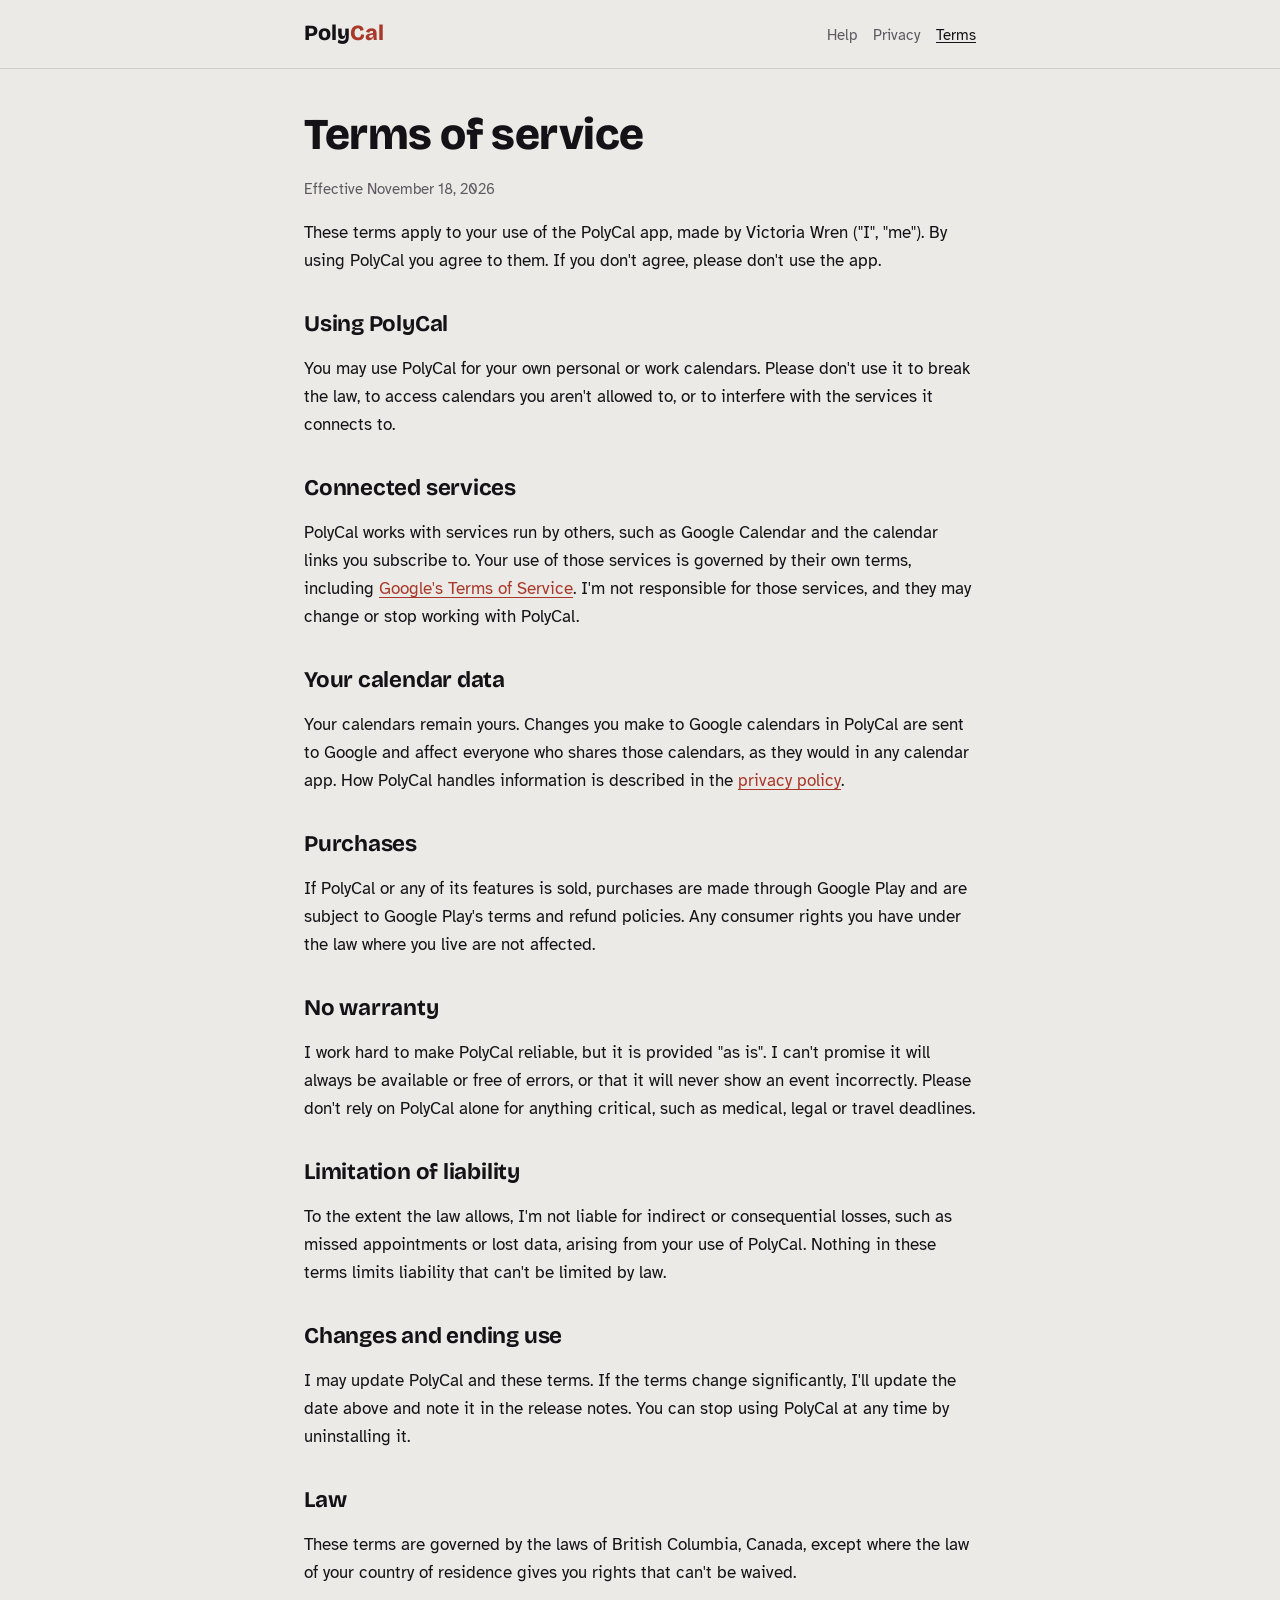
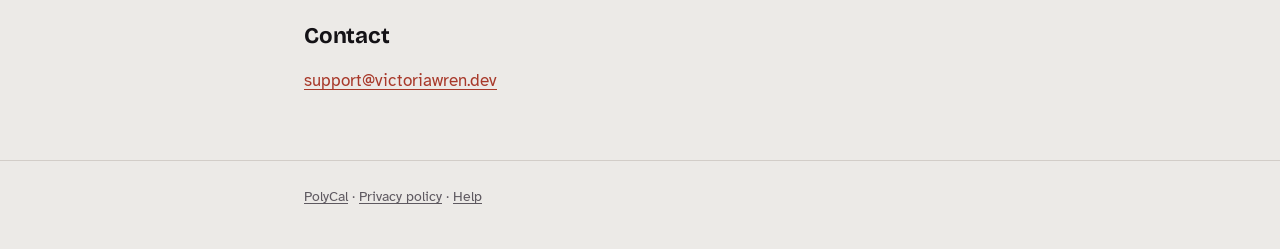
<file: polycal/terms/index.html>
<!doctype html>
<html lang="en">
<head>
<meta charset="utf-8">
<meta name="viewport" content="width=device-width, initial-scale=1">
<title>PolyCal | Terms of service</title>
<meta name="description" content="The terms for using the PolyCal app.">
<link rel="canonical" href="https://victoriawren.dev/polycal/terms/">
<meta name="color-scheme" content="light dark">
<link rel="icon" href="../favicon.svg" type="image/svg+xml">
<link rel="apple-touch-icon" href="../logo.png">
<link rel="preconnect" href="https://fonts.googleapis.com">
<link rel="preconnect" href="https://fonts.gstatic.com" crossorigin>
<link rel="stylesheet" href="https://fonts.googleapis.com/css2?family=Bricolage+Grotesque:opsz,wght@12..96,700;12..96,800&family=Atkinson+Hyperlegible:ital,wght@0,400;0,700;1,400&family=IBM+Plex+Mono:wght@500&display=swap">
<link rel="stylesheet" href="../style.css">
</head>
<body>
<header class="site"><div class="wrap">
  <a class="brand" href="../">Poly<span>Cal</span></a>
  <nav class="site">
    <a href="../help/">Help</a>
    <a href="../privacy/">Privacy</a>
    <a href="./" aria-current="page">Terms</a>
  </nav>
</div></header>

<main><div class="wrap">
  <h1>Terms of service</h1>
  <p class="meta">Effective November 18, 2026</p>

  <p>These terms apply to your use of the PolyCal app, made by Victoria Wren ("I", "me"). By using PolyCal you agree to them. If you don't agree, please don't use the app.</p>

  <h2>Using PolyCal</h2>
  <p>You may use PolyCal for your own personal or work calendars. Please don't use it to break the law, to access calendars you aren't allowed to, or to interfere with the services it connects to.</p>

  <h2>Connected services</h2>
  <p>PolyCal works with services run by others, such as Google Calendar and the calendar links you subscribe to. Your use of those services is governed by their own terms, including <a href="https://policies.google.com/terms">Google's Terms of Service</a>. I'm not responsible for those services, and they may change or stop working with PolyCal.</p>

  <h2>Your calendar data</h2>
  <p>Your calendars remain yours. Changes you make to Google calendars in PolyCal are sent to Google and affect everyone who shares those calendars, as they would in any calendar app. How PolyCal handles information is described in the <a href="../privacy/">privacy policy</a>.</p>

  <h2>Purchases</h2>
  <p>If PolyCal or any of its features is sold, purchases are made through Google Play and are subject to Google Play's terms and refund policies. Any consumer rights you have under the law where you live are not affected.</p>

  <h2>No warranty</h2>
  <p>I work hard to make PolyCal reliable, but it is provided "as is". I can't promise it will always be available or free of errors, or that it will never show an event incorrectly. Please don't rely on PolyCal alone for anything critical, such as medical, legal or travel deadlines.</p>

  <h2>Limitation of liability</h2>
  <p>To the extent the law allows, I'm not liable for indirect or consequential losses, such as missed appointments or lost data, arising from your use of PolyCal. Nothing in these terms limits liability that can't be limited by law.</p>

  <h2>Changes and ending use</h2>
  <p>I may update PolyCal and these terms. If the terms change significantly, I'll update the date above and note it in the release notes. You can stop using PolyCal at any time by uninstalling it.</p>

  <h2>Law</h2>
  <p>These terms are governed by the laws of British Columbia, Canada, except where the law of your country of residence gives you rights that can't be waived.</p>

  <h2>Contact</h2>
  <p><a href="mailto:support@victoriawren.dev">support@victoriawren.dev</a></p>
</div></main>

<footer class="site"><div class="wrap">
  <a href="../">PolyCal</a> · <a href="../privacy/">Privacy policy</a> · <a href="../help/">Help</a>
</div></footer>
</body>
</html>
</file>
<file: polycal/style.css>
/* PolyCal pages on victoriawren.dev: same type and colors as the main site. */
:root {
  --bg: #ECEAE7;
  --surface: #F8F7F5;
  --ink: #141216;
  --muted: #5E5960;
  --line: #D2CDC8;
  --accent: #A8392A;
  --on-accent: #FFFFFF;
  --font-display: "Bricolage Grotesque", system-ui, sans-serif;
  --font-body: "Atkinson Hyperlegible", system-ui, sans-serif;
  --font-mono: "IBM Plex Mono", ui-monospace, monospace;
  color-scheme: light;
}
@media (prefers-color-scheme: dark) {
  :root {
    --bg: #0F0E11; --surface: #1A181D; --ink: #EEEAE5; --muted: #A39DA2;
    --line: #2C2930; --accent: #E0674D; --on-accent: #141216;
    color-scheme: dark;
  }
}

* { box-sizing: border-box; }
html { -webkit-text-size-adjust: 100%; }
body {
  margin: 0;
  background: var(--bg);
  color: var(--ink);
  font-family: var(--font-body);
  font-size: 1.0625rem;
  line-height: 1.65;
}
a { color: var(--accent); text-underline-offset: 0.15em; }
a:hover { text-decoration-thickness: 2px; }

.wrap { max-width: 44rem; margin: 0 auto; padding: 0 1rem; }

header.site {
  border-bottom: 1px solid var(--line);
  padding: 1rem 0;
}
header.site .wrap {
  display: flex; flex-wrap: wrap; gap: 0.5rem 1.25rem;
  align-items: baseline; justify-content: space-between;
}
.brand {
  font-family: var(--font-display); font-weight: 800; font-size: 1.35rem;
  color: var(--ink); text-decoration: none;
}
.brand span { color: var(--accent); }
nav.site { display: flex; flex-wrap: wrap; gap: 0.25rem 1rem; font-size: 0.95rem; }
nav.site a { color: var(--muted); text-decoration: none; }
nav.site a:hover, nav.site a[aria-current="page"] { color: var(--ink); text-decoration: underline; }

main { padding: 2.5rem 0 3rem; }
h1, h2, h3 { font-family: var(--font-display); line-height: 1.2; letter-spacing: -0.01em; }
h1 { font-size: clamp(2rem, 6vw, 2.75rem); font-weight: 800; margin: 0 0 0.5rem; }
h2 { font-size: 1.4rem; font-weight: 700; margin: 2.25rem 0 0.5rem; }
h3 { font-size: 1.1rem; font-weight: 700; margin: 1.5rem 0 0.25rem; }
.lede { font-size: 1.2rem; color: var(--muted); margin: 0 0 1.5rem; }
.meta { color: var(--muted); font-size: 0.95rem; }
code { font-family: var(--font-mono); font-size: 0.9em; }

.panel {
  background: var(--surface);
  border: 1px solid var(--line);
  border-radius: 12px;
  padding: 1rem 1.25rem;
  margin: 1.25rem 0;
}
.panel > :first-child { margin-top: 0; }
.panel > :last-child { margin-bottom: 0; }

.features { display: grid; gap: 0.75rem; grid-template-columns: repeat(auto-fit, minmax(15rem, 1fr)); padding: 0; list-style: none; }
.features li { background: var(--surface); border: 1px solid var(--line); border-radius: 12px; padding: 0.85rem 1rem; }
.features strong { display: block; font-family: var(--font-display); }

table { width: 100%; border-collapse: collapse; margin: 1rem 0; font-size: 0.97rem; }
th, td { text-align: left; vertical-align: top; padding: 0.55rem 0.6rem; border-bottom: 1px solid var(--line); }
th { font-family: var(--font-display); }
.table-scroll { overflow-x: auto; }

details { border-bottom: 1px solid var(--line); padding: 0.75rem 0; }
summary { cursor: pointer; font-weight: 700; }
details[open] summary { margin-bottom: 0.5rem; }

footer.site { border-top: 1px solid var(--line); padding: 1.5rem 0 2.5rem; color: var(--muted); font-size: 0.9rem; }
footer.site a { color: var(--muted); }
</file>
